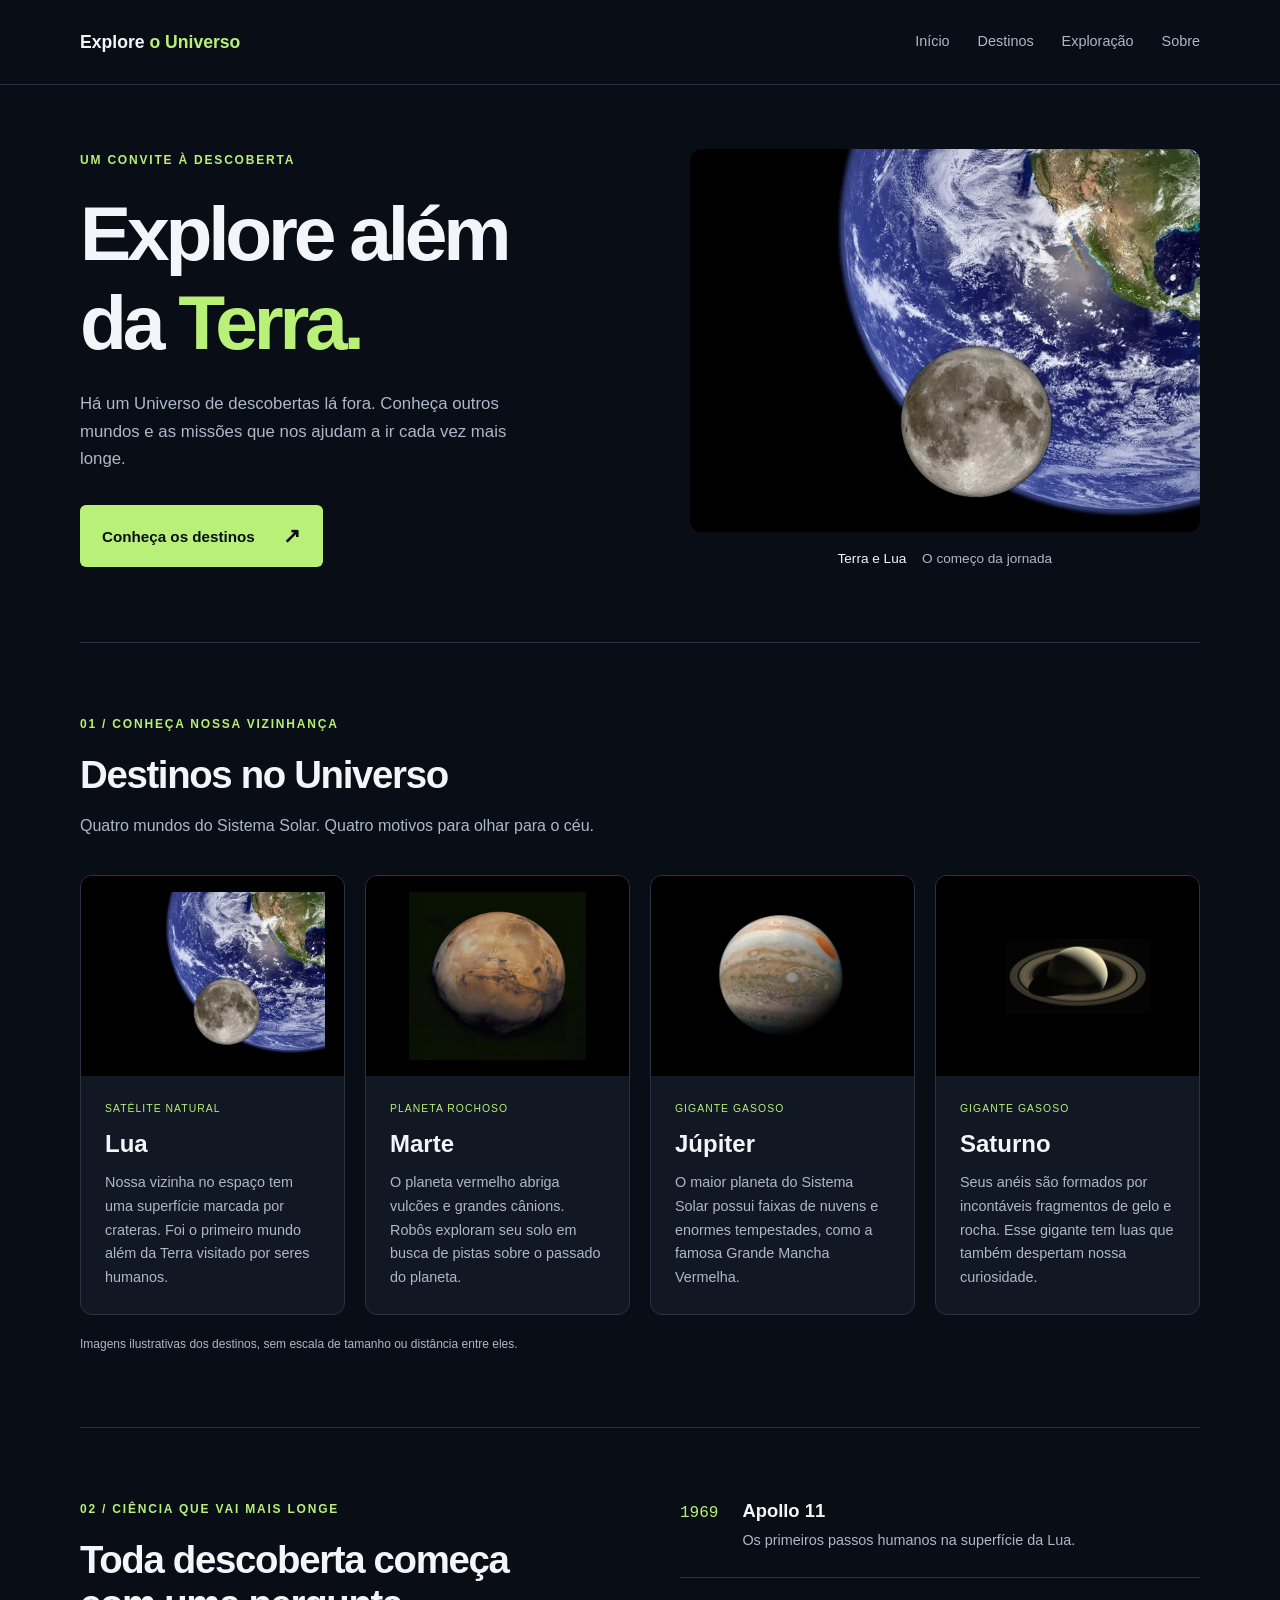
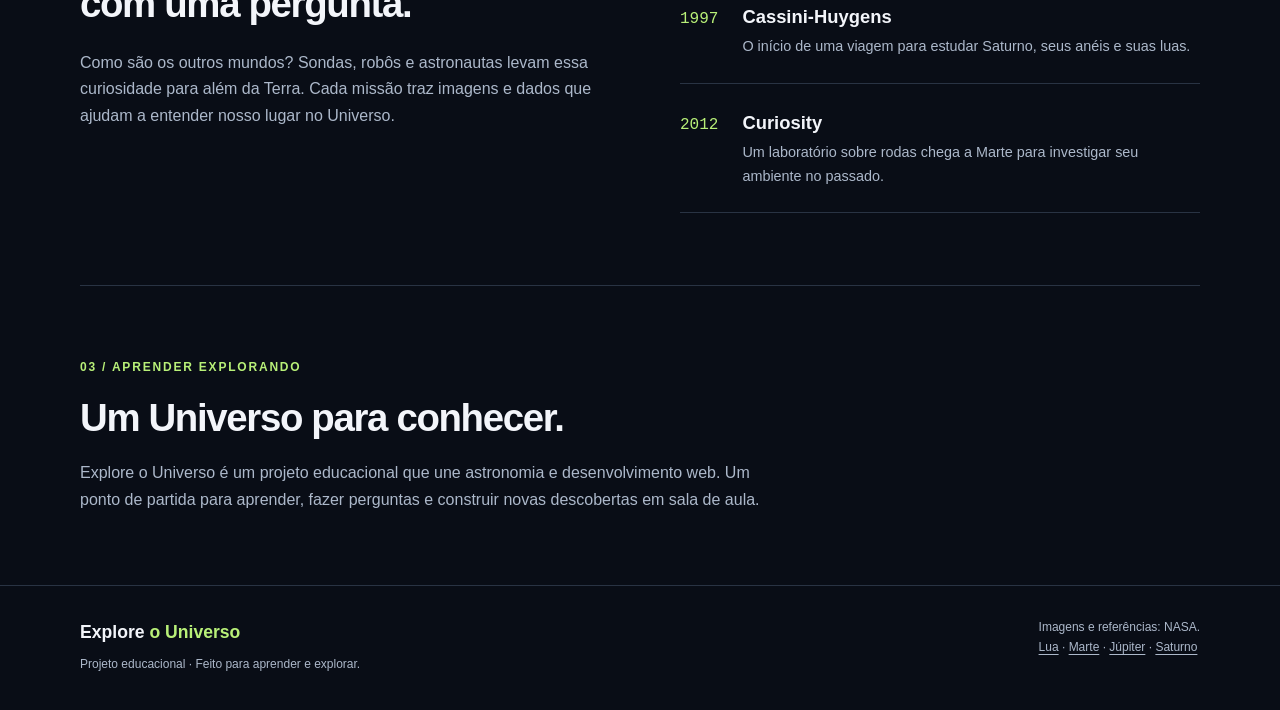
<file: versao0/index.html>
<!DOCTYPE html>
<html lang="pt-BR">
<head>
  <meta charset="UTF-8">
  <meta name="viewport" content="width=device-width, initial-scale=1.0">
  <meta name="description" content="Conheça a Lua, Marte, Júpiter e Saturno e descubra um pouco da história da exploração espacial.">
  <title>Explore o Universo</title>
  <link rel="stylesheet" href="css/estilos.css">
</head>
<body>
  <header class="cabecalho">
    <div class="container cabecalho-conteudo">
      <h1 class="marca"><a href="#inicio">Explore <span>o Universo</span></a></h1>
      <nav aria-label="Navegação principal">
        <ul class="menu">
          <li><a href="#inicio">Início</a></li>
          <li><a href="#destinos">Destinos</a></li>
          <li><a href="#exploracao">Exploração</a></li>
          <li><a href="#sobre">Sobre</a></li>
        </ul>
      </nav>
    </div>
  </header>

  <main>
    <section class="destaque container" id="inicio" aria-labelledby="titulo-destaque">
      <div class="destaque-texto">
        <p class="etiqueta">Um convite à descoberta</p>
        <h2 id="titulo-destaque">Explore além<br>da <span>Terra.</span></h2>
        <p class="introducao">Há um Universo de descobertas lá fora. Conheça outros mundos e as missões que nos ajudam a ir cada vez mais longe.</p>
        <a class="botao" href="#destinos">Conheça os destinos <span aria-hidden="true">↗</span></a>
      </div>
      <figure class="destaque-imagem">
        <img src="img/lua.webp" alt="Composição mostrando a Lua em primeiro plano e a Terra ao fundo." width="1000" height="750">
        <figcaption>Terra e Lua <span>O começo da jornada</span></figcaption>
      </figure>
    </section>

    <section class="destinos secao container" id="destinos" aria-labelledby="titulo-destinos">
      <p class="etiqueta">01 / Conheça nossa vizinhança</p>
      <h2 id="titulo-destinos">Destinos no Universo</h2>
      <p class="descricao-secao">Quatro mundos do Sistema Solar. Quatro motivos para olhar para o céu.</p>

      <div class="grade-destinos">
        <article class="card-destino">
          <img src="img/lua.webp" alt="Lua com áreas claras e escuras, em uma composição com a Terra ao fundo." width="760" height="570">
          <div class="card-conteudo">
            <p class="categoria">Satélite natural</p>
            <h3>Lua</h3>
            <p class="descricao-card">Nossa vizinha no espaço tem uma superfície marcada por crateras. Foi o primeiro mundo além da Terra visitado por seres humanos.</p>
          </div>
        </article>

        <article class="card-destino">
          <img src="img/marte.jpg" alt="Marte visto do espaço, com superfície em tons avermelhados." width="506" height="480">
          <div class="card-conteudo">
            <p class="categoria">Planeta rochoso</p>
            <h3>Marte</h3>
            <p class="descricao-card">O planeta vermelho abriga vulcões e grandes cânions. Robôs exploram seu solo em busca de pistas sobre o passado do planeta.</p>
          </div>
        </article>

        <article class="card-destino">
          <img src="img/jupiter.jpg" alt="Júpiter com faixas de nuvens e uma grande tempestade oval." width="750" height="750">
          <div class="card-conteudo">
            <p class="categoria">Gigante gasoso</p>
            <h3>Júpiter</h3>
            <p class="descricao-card">O maior planeta do Sistema Solar possui faixas de nuvens e enormes tempestades, como a famosa Grande Mancha Vermelha.</p>
          </div>
        </article>

        <article class="card-destino">
          <img src="img/saturno.jpg" alt="Saturno envolvido por seus amplos anéis, contra o fundo escuro do espaço." width="960" height="320">
          <div class="card-conteudo">
            <p class="categoria">Gigante gasoso</p>
            <h3>Saturno</h3>
            <p class="descricao-card">Seus anéis são formados por incontáveis fragmentos de gelo e rocha. Esse gigante tem luas que também despertam nossa curiosidade.</p>
          </div>
        </article>
      </div>
      <p class="nota">Imagens ilustrativas dos destinos, sem escala de tamanho ou distância entre eles.</p>
    </section>

    <section class="exploracao secao container" id="exploracao" aria-labelledby="titulo-exploracao">
      <div>
        <p class="etiqueta">02 / Ciência que vai mais longe</p>
        <h2 id="titulo-exploracao">Toda descoberta começa com uma pergunta.</h2>
        <p>Como são os outros mundos? Sondas, robôs e astronautas levam essa curiosidade para além da Terra. Cada missão traz imagens e dados que ajudam a entender nosso lugar no Universo.</p>
      </div>
      <ol class="missoes" aria-label="Marcos da exploração espacial">
        <li><span class="ano">1969</span><div><h3>Apollo 11</h3><p>Os primeiros passos humanos na superfície da Lua.</p></div></li>
        <li><span class="ano">1997</span><div><h3>Cassini-Huygens</h3><p>O início de uma viagem para estudar Saturno, seus anéis e suas luas.</p></div></li>
        <li><span class="ano">2012</span><div><h3>Curiosity</h3><p>Um laboratório sobre rodas chega a Marte para investigar seu ambiente no passado.</p></div></li>
      </ol>
    </section>

    <section class="sobre secao container" id="sobre" aria-labelledby="titulo-sobre">
      <p class="etiqueta">03 / Aprender explorando</p>
      <h2 id="titulo-sobre">Um Universo para conhecer.</h2>
      <p>Explore o Universo é um projeto educacional que une astronomia e desenvolvimento web. Um ponto de partida para aprender, fazer perguntas e construir novas descobertas em sala de aula.</p>
    </section>
  </main>

  <footer class="rodape">
    <div class="container rodape-conteudo">
      <div><p class="marca">Explore <span>o Universo</span></p><p class="texto-rodape">Projeto educacional · Feito para aprender e explorar.</p></div>
      <p class="creditos">Imagens e referências: NASA.<br>
        <a href="https://science.nasa.gov/moon/">Lua</a> ·
        <a href="https://science.nasa.gov/mars/">Marte</a> ·
        <a href="https://science.nasa.gov/jupiter/">Júpiter</a> ·
        <a href="https://science.nasa.gov/saturn/">Saturno</a>
      </p>
    </div>
  </footer>
</body>
</html>
</file>
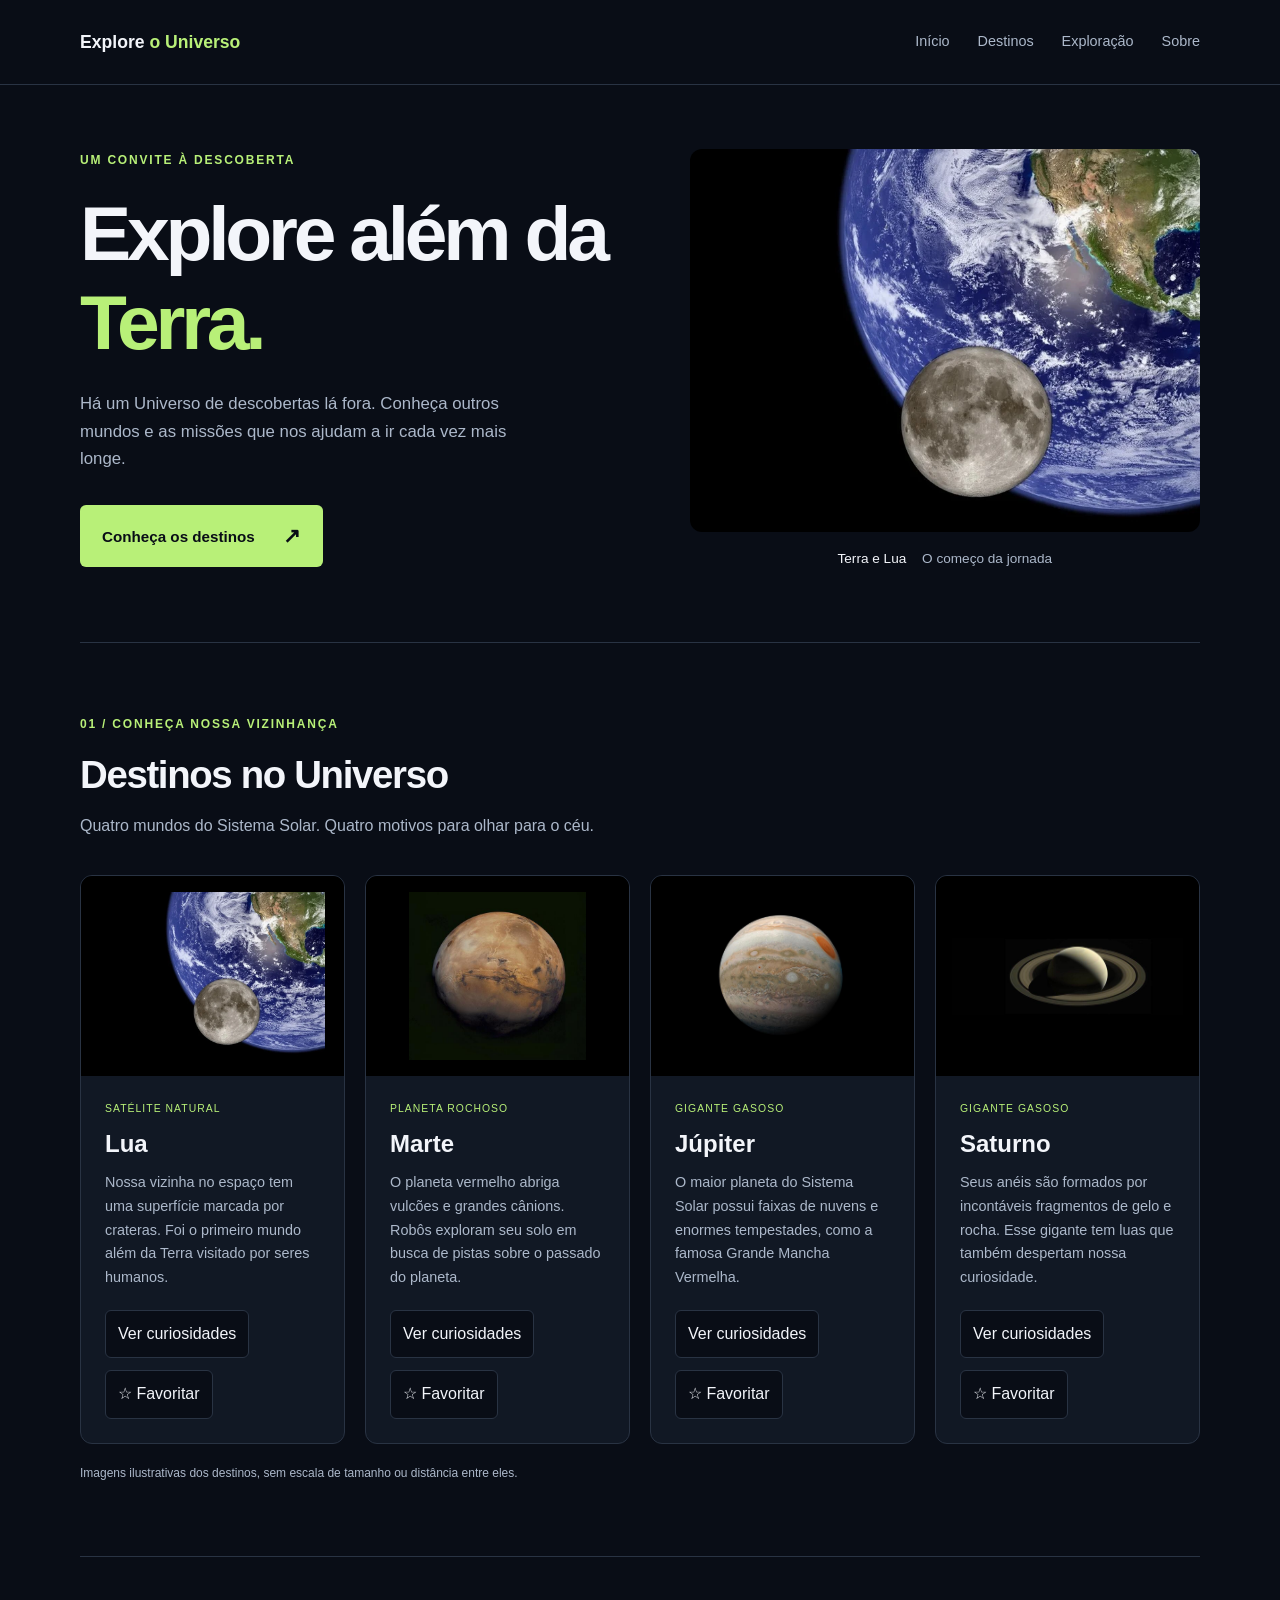
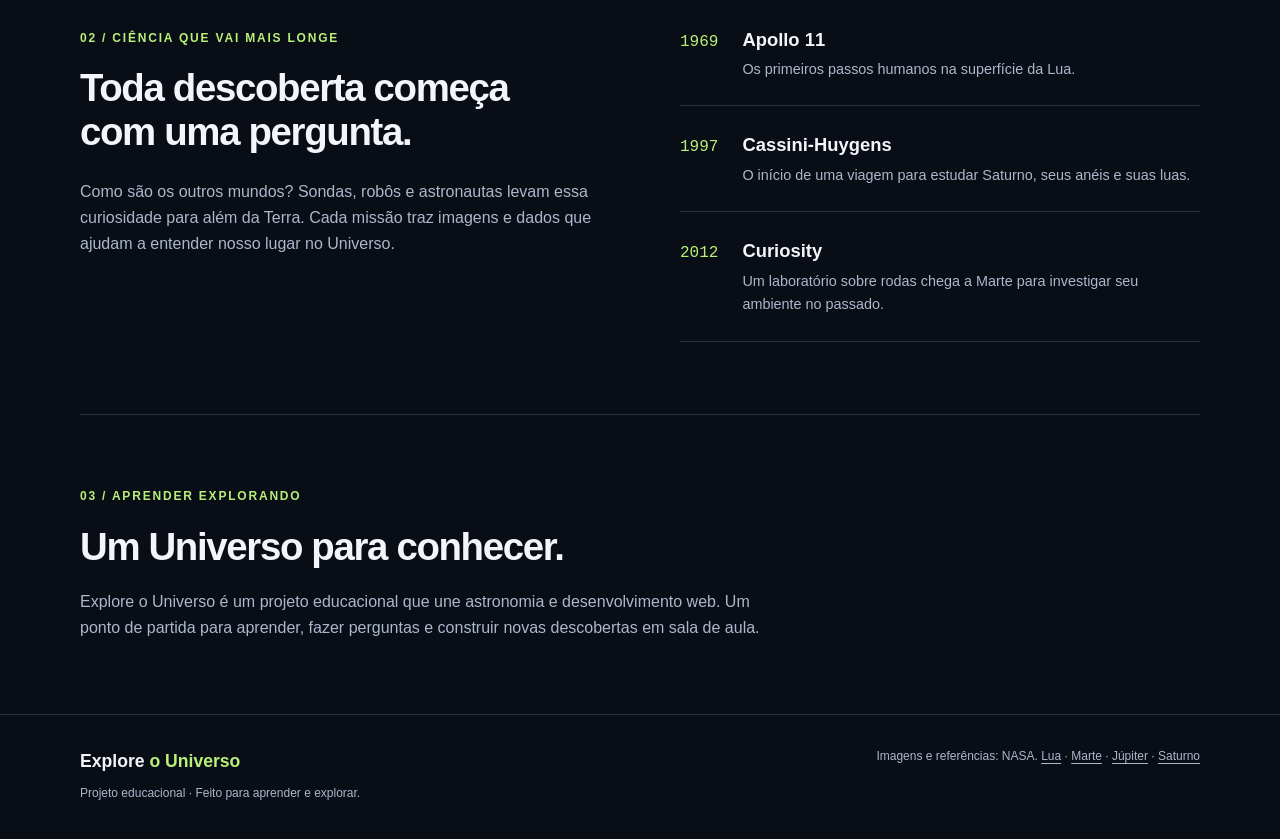
<file: versao1/index.html>
<!DOCTYPE html>
<html lang="pt-BR">
<head>
  <meta charset="UTF-8">
  <meta name="viewport" content="width=device-width, initial-scale=1.0">
  <meta name="description" content="Conheça a Lua, Marte, Júpiter e Saturno e descubra um pouco da história da exploração espacial.">
  <title>Explore o Universo</title>
  <link rel="stylesheet" href="css/estilos.css">
</head>
<body>

  <header class="cabecalho">

    <div class="container cabecalho-conteudo">

      <h1 class="marca"><a href="#inicio">Explore <span>o Universo</span></a></h1>

      <nav aria-label="Navegação principal">

        <ul class="menu">

          <li><a href="#inicio">Início</a></li>

          <li><a href="#destinos">Destinos</a></li>

          <li><a href="#exploracao">Exploração</a></li>

          <li><a href="#sobre">Sobre</a></li>
        </ul>

      </nav>

    </div>

  </header>

  <main>

    <section class="destaque container" id="inicio" aria-labelledby="titulo-destaque">

      <div class="destaque-texto">

        <p class="etiqueta">Um convite à descoberta</p>

        <h2 id="titulo-destaque">Explore além da <span>Terra.</span></h2>

        <p class="introducao">Há um Universo de descobertas lá fora. Conheça outros mundos e as missões que nos ajudam a ir cada vez mais longe.</p>

        <a class="botao" href="#destinos">Conheça os destinos <span aria-hidden="true">↗</span></a>

      </div>

      <figure class="destaque-imagem">

        <img src="img/lua.webp" alt="Composição mostrando a Lua em primeiro plano e a Terra ao fundo." width="1000" height="750">

        <figcaption>Terra e Lua <span>O começo da jornada</span></figcaption>

      </figure>

    </section>

    <section class="destinos secao container" id="destinos" aria-labelledby="titulo-destinos">
            
      <p class="etiqueta">01 / Conheça nossa vizinhança</p>

      <h2 id="titulo-destinos">Destinos no Universo</h2>

      <p class="descricao-secao">Quatro mundos do Sistema Solar. Quatro motivos para olhar para o céu.</p>

      <div class="grade-destinos">

        <article class="card-destino">

          <img src="img/lua.webp" alt="Lua com áreas claras e escuras, em uma composição com a Terra ao fundo." width="760" height="570">

          <div class="card-conteudo">

            <p class="categoria">Satélite natural</p>

            <h3>Lua</h3>

            <p class="descricao-card">Nossa vizinha no espaço tem uma superfície marcada por crateras. Foi o primeiro mundo além da Terra visitado por seres humanos.</p>

            <!-- Atributos aria-* 
             Recursos importantes para sinalizar/avisar ferramentas/tecnologias
             de acessibilidade sobre diferentes estados dos elementos da página -->
            <div class="acoes-card">

              <button type="button" class="botao-curiosidade" aria-expanded="false" aria-controls="curiosidade-lua">
                Ver curiosidades</button>

              <button type="button" class="botao-favorito" aria-pressed="false">
                ☆ Favoritar
              </button>

            </div>

            <p class="curiosidade" id="curiosidade-lua" hidden>
              A Lua leva aproximadamente 27 dias para dar uma volta ao redor da Terra.
            </p>

          </div>

        </article>

        <article class="card-destino">

          <img src="img/marte.jpg" alt="Marte visto do espaço, com superfície em tons avermelhados." width="506" height="480">

          <div class="card-conteudo">

            <p class="categoria">Planeta rochoso</p>

            <h3>Marte</h3>

            <p class="descricao-card">O planeta vermelho abriga vulcões e grandes cânions. Robôs exploram seu solo em busca de pistas sobre o passado do planeta.</p>

            <div class="acoes-card">

              <button type="button" class="botao-curiosidade" aria-expanded="false" aria-controls="curiosidade-marte">
                Ver curiosidades</button>
                
              <button type="button" class="botao-favorito" aria-pressed="false">
                ☆ Favoritar
              </button>
            </div>

            <p class="curiosidade" id="curiosidade-marte" hidden>
              Um dia em Marte dura cerca de 24 horas e 40 minutos.
            </p>
          </div>
        </article>

        <article class="card-destino">
          <img src="img/jupiter.jpg" alt="Júpiter com faixas de nuvens e uma grande tempestade oval." width="750" height="750">
          <div class="card-conteudo">
            <p class="categoria">Gigante gasoso</p>
            <h3>Júpiter</h3>
            <p class="descricao-card">O maior planeta do Sistema Solar possui faixas de nuvens e enormes tempestades, como a famosa Grande Mancha Vermelha.</p>
            <div class="acoes-card">
              <button type="button" class="botao-curiosidade" aria-expanded="false" aria-controls="curiosidade-jupiter">
                Ver curiosidades
              </button>
              <button type="button" class="botao-favorito" aria-pressed="false">
                ☆ Favoritar
              </button>
            </div>
            <p class="curiosidade" id="curiosidade-jupiter" hidden>
              Júpiter leva cerca de 12 anos terrestres para completar uma volta ao redor do Sol.
            </p>
          </div>
        </article>

        <article class="card-destino">
          <img src="img/saturno.jpg" alt="Saturno envolvido por seus amplos anéis, contra o fundo escuro do espaço." width="960" height="320">
          <div class="card-conteudo">
            <p class="categoria">Gigante gasoso</p>
            <h3>Saturno</h3>
            <p class="descricao-card">Seus anéis são formados por incontáveis fragmentos de gelo e rocha. Esse gigante tem luas que também despertam nossa curiosidade.</p>

            <div class="acoes-card">
              <button type="button" class="botao-curiosidade" aria-expanded="false" aria-controls="curiosidade-saturno">
                Ver curiosidades
              </button>
              <button type="button" class="botao-favorito" aria-pressed="false">
                ☆ Favoritar
              </button>
            </div>
            <p class="curiosidade" id="curiosidade-saturno" hidden>
              Saturno leva aproximadamente 29 anos terrestres para completar uma volta ao redor do Sol.
            </p>

          </div>
        </article>
      </div>
      <p class="nota">Imagens ilustrativas dos destinos, sem escala de tamanho ou distância entre eles.</p>
    </section>

    <section class="exploracao secao container" id="exploracao" aria-labelledby="titulo-exploracao">
      <div>
        <p class="etiqueta">02 / Ciência que vai mais longe</p>
        <h2 id="titulo-exploracao">Toda descoberta começa com uma pergunta.</h2>
        <p>Como são os outros mundos? Sondas, robôs e astronautas levam essa curiosidade para além da Terra. Cada missão traz imagens e dados que ajudam a entender nosso lugar no Universo.</p>
      </div>
      <ol class="missoes" aria-label="Marcos da exploração espacial">
        <li><span class="ano">1969</span><div><h3>Apollo 11</h3><p>Os primeiros passos humanos na superfície da Lua.</p></div></li>
        <li><span class="ano">1997</span><div><h3>Cassini-Huygens</h3><p>O início de uma viagem para estudar Saturno, seus anéis e suas luas.</p></div></li>
        <li><span class="ano">2012</span><div><h3>Curiosity</h3><p>Um laboratório sobre rodas chega a Marte para investigar seu ambiente no passado.</p></div></li>
      </ol>
    </section>

    <section class="sobre secao container" id="sobre" aria-labelledby="titulo-sobre">
      <p class="etiqueta">03 / Aprender explorando</p>
      <h2 id="titulo-sobre">Um Universo para conhecer.</h2>
      <p>Explore o Universo é um projeto educacional que une astronomia e desenvolvimento web. Um ponto de partida para aprender, fazer perguntas e construir novas descobertas em sala de aula.</p>
    </section>
  </main>

  <footer class="rodape">
    <div class="container rodape-conteudo">
      <div><p class="marca">Explore <span>o Universo</span></p><p class="texto-rodape">Projeto educacional · Feito para aprender e explorar.</p></div>
      <p class="creditos">Imagens e referências: NASA.

        <a href="https://science.nasa.gov/moon/">Lua</a> ·
        <a href="https://science.nasa.gov/mars/">Marte</a> ·
        <a href="https://science.nasa.gov/jupiter/">Júpiter</a> ·
        <a href="https://science.nasa.gov/saturn/">Saturno</a>
      </p>
    </div>
  </footer>

  <script src="js/script.js"></script>  

</body>
</html>
</file>
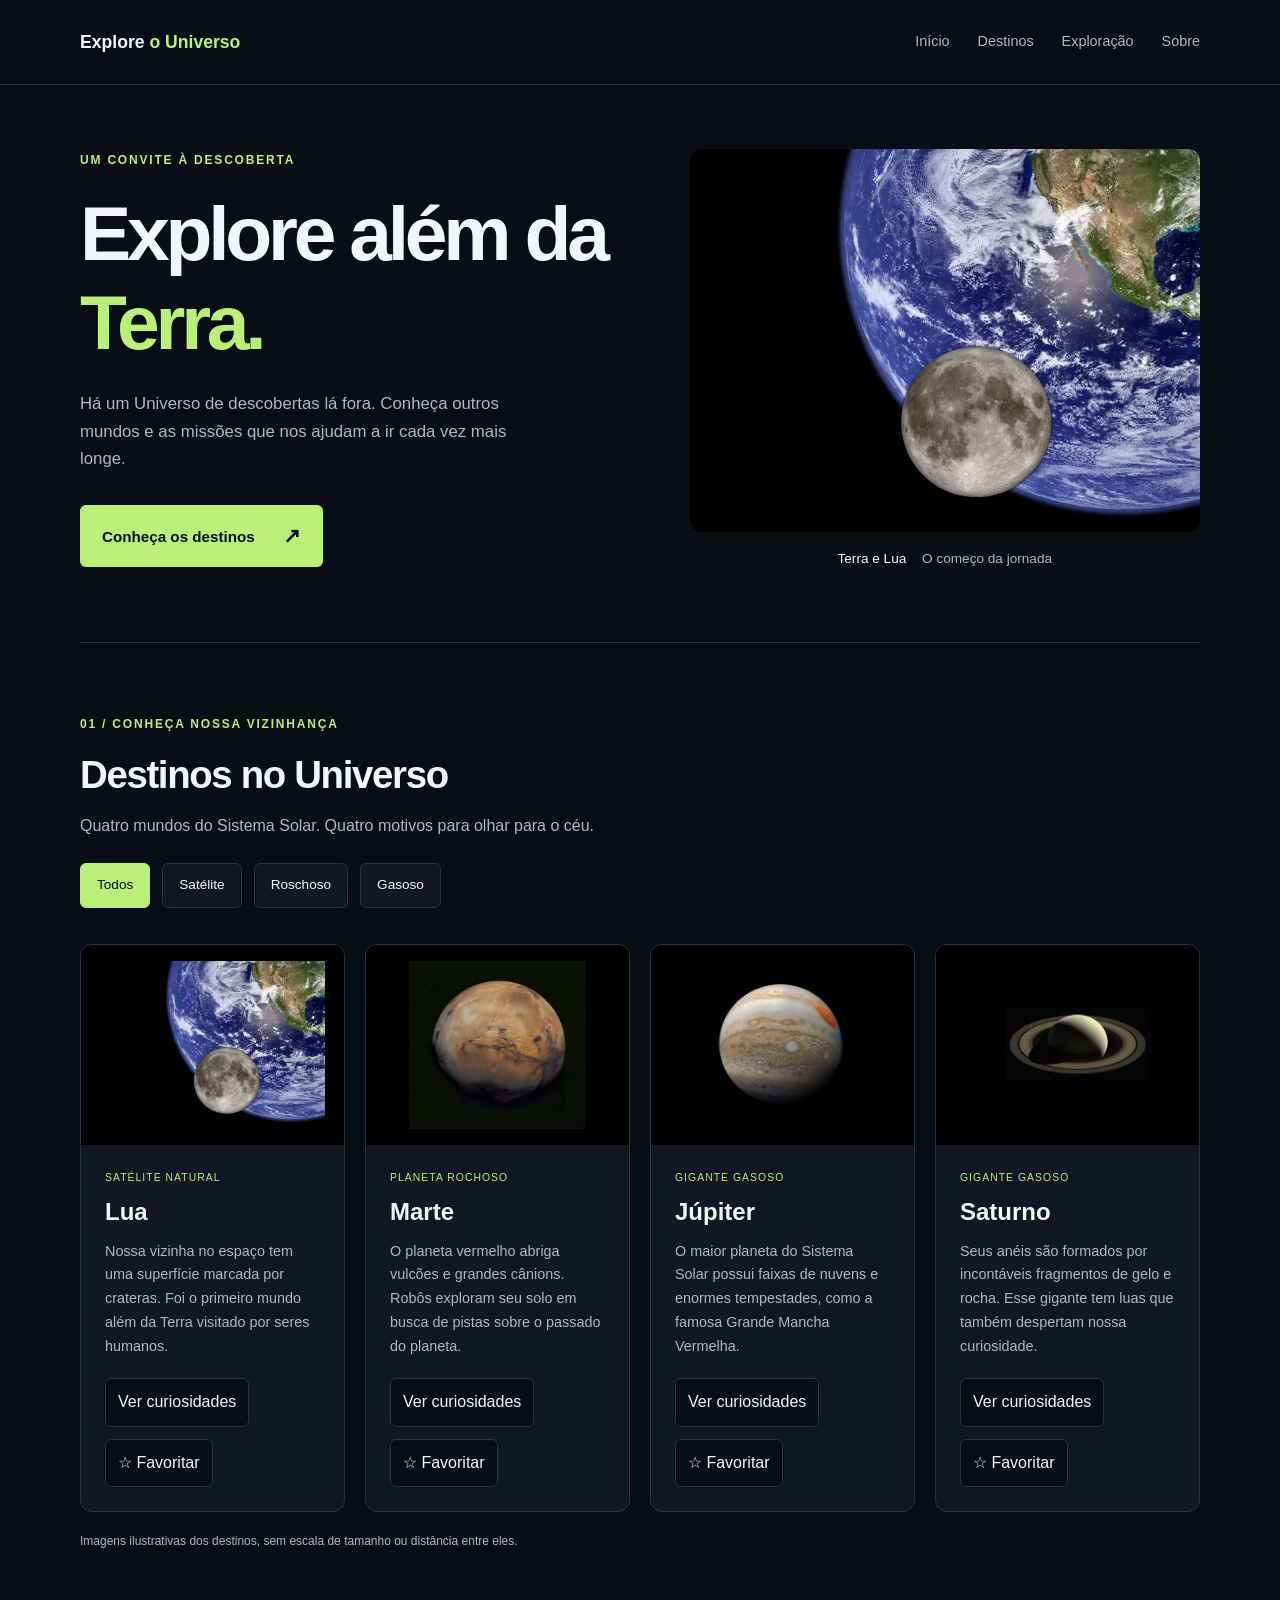
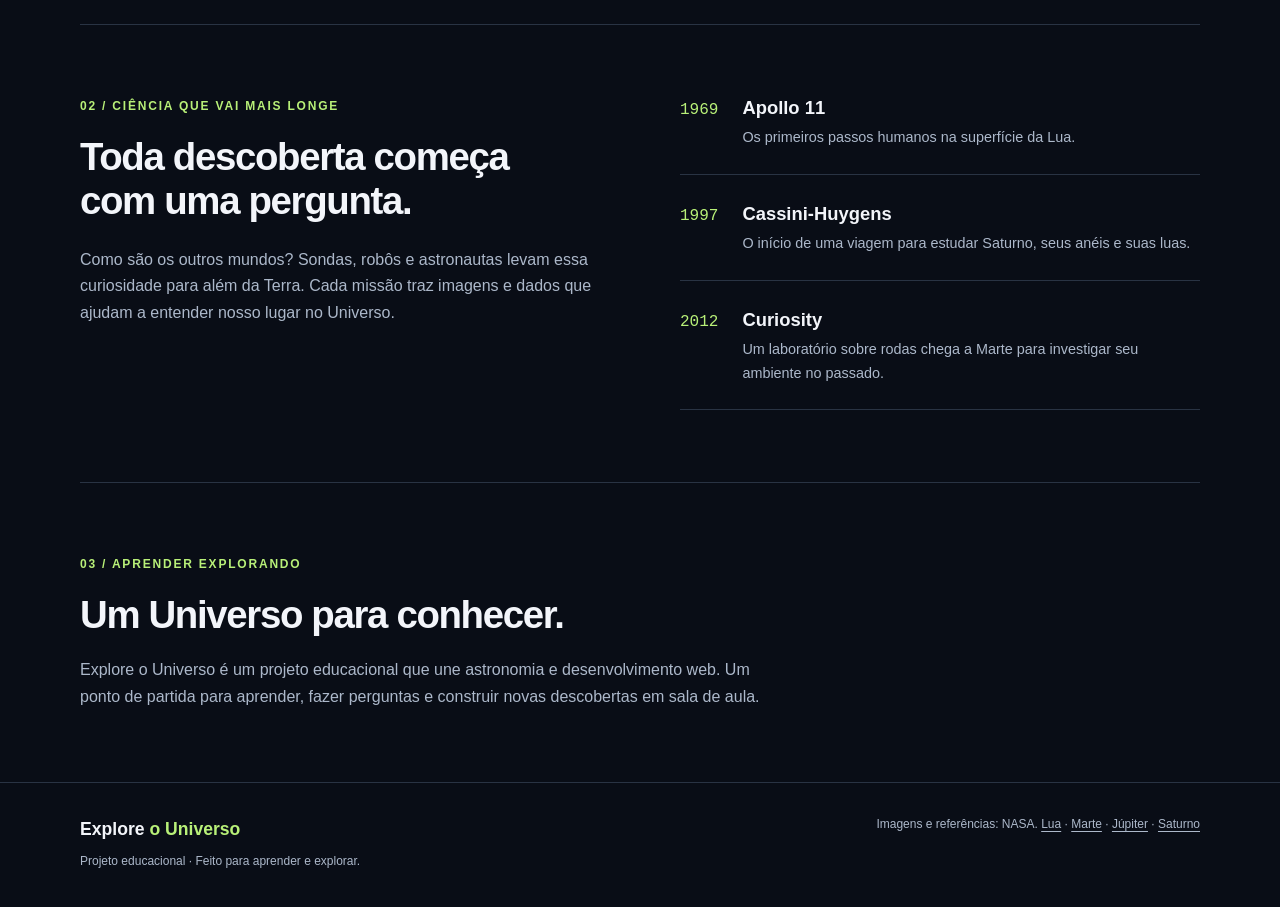
<file: versao2/index.html>
<!DOCTYPE html>
<html lang="pt-BR">
<head>
  <meta charset="UTF-8">
  <meta name="viewport" content="width=device-width, initial-scale=1.0">
  <meta name="description" content="Conheça a Lua, Marte, Júpiter e Saturno e descubra um pouco da história da exploração espacial.">
  <title>Explore o Universo</title>
  <link rel="stylesheet" href="css/estilos.css">
</head>
<body>

  <header class="cabecalho">

    <div class="container cabecalho-conteudo">

      <h1 class="marca"><a href="#inicio">Explore <span>o Universo</span></a></h1>

      <nav aria-label="Navegação principal">

        <ul class="menu">

          <li><a href="#inicio">Início</a></li>

          <li><a href="#destinos">Destinos</a></li>

          <li><a href="#exploracao">Exploração</a></li>

          <li><a href="#sobre">Sobre</a></li>
        </ul>

      </nav>

    </div>

  </header>

  <main>

    <section class="destaque container" id="inicio" aria-labelledby="titulo-destaque">

      <div class="destaque-texto">

        <p class="etiqueta">Um convite à descoberta</p>

        <h2 id="titulo-destaque">Explore além da <span>Terra.</span></h2>

        <p class="introducao">Há um Universo de descobertas lá fora. Conheça outros mundos e as missões que nos ajudam a ir cada vez mais longe.</p>

        <a class="botao" href="#destinos">Conheça os destinos <span aria-hidden="true">↗</span></a>

      </div>

      <figure class="destaque-imagem">

        <img src="img/lua.webp" alt="Composição mostrando a Lua em primeiro plano e a Terra ao fundo." width="1000" height="750">

        <figcaption>Terra e Lua <span>O começo da jornada</span></figcaption>

      </figure>

    </section>

    <section class="destinos secao container" id="destinos" aria-labelledby="titulo-destinos">
            
      <p class="etiqueta">01 / Conheça nossa vizinhança</p>

      <h2 id="titulo-destinos">Destinos no Universo</h2>

      <p class="descricao-secao">Quatro mundos do Sistema Solar. Quatro motivos para olhar para o céu.</p>
      
      <!--Div com o papel/finalidade de um grupo de botão-->
      <!--Usamos o aria-label para descrever/detalhar a finalidade desse grupo de botões-->

      <div class="filtros-destinos" role="group" aria-label="Filtrar destinos por categoria">

        <button data-filtro="todos" type="button" class="filtro-ativo" aria-pressed="true">Todos</button>
        <button data-filtro="satelite" type="button" aria-pressed="false">Satélite</button>
        <button data-filtro="rochoso" type="button" aria-pressed="false">Roschoso</button>
        <button data-filtro="gasoso" type="button" aria-pressed="false">Gasoso</button>
        
      </div>
      
      
      
      <div class="grade-destinos">

        <article class="card-destino" data-categoria="satelite">

          <img src="img/lua.webp" alt="Lua com áreas claras e escuras, em uma composição com a Terra ao fundo." width="760" height="570">

          <div class="card-conteudo">

            <p class="categoria">Satélite natural</p>

            <h3>Lua</h3>

            <p class="descricao-card">Nossa vizinha no espaço tem uma superfície marcada por crateras. Foi o primeiro mundo além da Terra visitado por seres humanos.</p>

            <!-- Atributos aria-* 
             Recursos importantes para sinalizar/avisar ferramentas/tecnologias
             de acessibilidade sobre diferentes estados dos elementos da página -->
            <div class="acoes-card">

              <button type="button" class="botao-curiosidade" aria-expanded="false" aria-controls="curiosidade-lua">
                Ver curiosidades</button>

              <button type="button" class="botao-favorito" aria-pressed="false">
                ☆ Favoritar
              </button>

            </div>

            <p class="curiosidade" id="curiosidade-lua" hidden>
              A Lua leva aproximadamente 27 dias para dar uma volta ao redor da Terra.
            </p>

          </div>

        </article>

        <article class="card-destino" data-categoria="rochoso">

          <img src="img/marte.jpg" alt="Marte visto do espaço, com superfície em tons avermelhados." width="506" height="480">

          <div class="card-conteudo">

            <p class="categoria">Planeta rochoso</p>

            <h3>Marte</h3>

            <p class="descricao-card">O planeta vermelho abriga vulcões e grandes cânions. Robôs exploram seu solo em busca de pistas sobre o passado do planeta.</p>

            <div class="acoes-card">

              <button type="button" class="botao-curiosidade" aria-expanded="false" aria-controls="curiosidade-marte">
                Ver curiosidades</button>
                
              <button type="button" class="botao-favorito" aria-pressed="false">
                ☆ Favoritar
              </button>
              
            </div>

            <p class="curiosidade" id="curiosidade-marte" hidden>
              Um dia em Marte dura cerca de 24 horas e 40 minutos.
            </p>

          </div>

        </article>

        <article class="card-destino" data-categoria="gasoso">

          <img src="img/jupiter.jpg" alt="Júpiter com faixas de nuvens e uma grande tempestade oval." width="750" height="750">

          <div class="card-conteudo">

            <p class="categoria">Gigante gasoso</p>

            <h3>Júpiter</h3>

            <p class="descricao-card">O maior planeta do Sistema Solar possui faixas de nuvens e enormes tempestades, como a famosa Grande Mancha Vermelha.</p>

            <div class="acoes-card">

              <button type="button" class="botao-curiosidade" aria-expanded="false" aria-controls="curiosidade-jupiter">
                Ver curiosidades
              </button>

              <button type="button" class="botao-favorito" aria-pressed="false">
                ☆ Favoritar
              </button>

            </div>

            <p class="curiosidade" id="curiosidade-jupiter" hidden>
              Júpiter leva cerca de 12 anos terrestres para completar uma volta ao redor do Sol.
            </p>

          </div>

        </article>

        <article class="card-destino" data-categoria="gasoso">

          <img src="img/saturno.jpg" alt="Saturno envolvido por seus amplos anéis, contra o fundo escuro do espaço." width="960" height="320">
          <div class="card-conteudo">

            <p class="categoria">Gigante gasoso</p>

            <h3>Saturno</h3>

            <p class="descricao-card">Seus anéis são formados por incontáveis fragmentos de gelo e rocha. Esse gigante tem luas que também despertam nossa curiosidade.</p>

            <div class="acoes-card">

              <button type="button" class="botao-curiosidade" aria-expanded="false" aria-controls="curiosidade-saturno">
                Ver curiosidades
              </button>

              <button type="button" class="botao-favorito" aria-pressed="false">
                ☆ Favoritar
              </button>

            </div>

            <p class="curiosidade" id="curiosidade-saturno" hidden>
              Saturno leva aproximadamente 29 anos terrestres para completar uma volta ao redor do Sol.
            </p>

          </div>

        </article>

      </div>


      <p class="nota">Imagens ilustrativas dos destinos, sem escala de tamanho ou distância entre eles.</p>

    </section>

    <section class="exploracao secao container" id="exploracao" aria-labelledby="titulo-exploracao">

      <div>

        <p class="etiqueta">02 / Ciência que vai mais longe</p>

        <h2 id="titulo-exploracao">Toda descoberta começa com uma pergunta.</h2>

        <p>Como são os outros mundos? Sondas, robôs e astronautas levam essa curiosidade para além da Terra. Cada missão traz imagens e dados que ajudam a entender nosso lugar no Universo.</p>

      </div>

      <ol class="missoes" aria-label="Marcos da exploração espacial">

        <li><span class="ano">1969</span><div><h3>Apollo 11</h3><p>Os primeiros passos humanos na superfície da Lua.</p></div></li>

        <li><span class="ano">1997</span><div><h3>Cassini-Huygens</h3><p>O início de uma viagem para estudar Saturno, seus anéis e suas luas.</p></div></li>

        <li><span class="ano">2012</span><div><h3>Curiosity</h3><p>Um laboratório sobre rodas chega a Marte para investigar seu ambiente no passado.</p></div></li>

      </ol>

    </section>

    <section class="sobre secao container" id="sobre" aria-labelledby="titulo-sobre">

      <p class="etiqueta">03 / Aprender explorando</p>

      <h2 id="titulo-sobre">Um Universo para conhecer.</h2>

      <p>Explore o Universo é um projeto educacional que une astronomia e desenvolvimento web. Um ponto de partida para aprender, fazer perguntas e construir novas descobertas em sala de aula.</p>
      
    </section>

  </main>

  <footer class="rodape">

    <div class="container rodape-conteudo">

      <div><p class="marca">Explore <span>o Universo</span></p><p class="texto-rodape">Projeto educacional · Feito para aprender e explorar.</p></div>

      <p class="creditos">Imagens e referências: NASA.

        <a href="https://science.nasa.gov/moon/">Lua</a> ·
        <a href="https://science.nasa.gov/mars/">Marte</a> ·
        <a href="https://science.nasa.gov/jupiter/">Júpiter</a> ·
        <a href="https://science.nasa.gov/saturn/">Saturno</a>

      </p>

    </div>

  </footer>

  <script src="js/script.js"></script>  

</body>
</html>
</file>
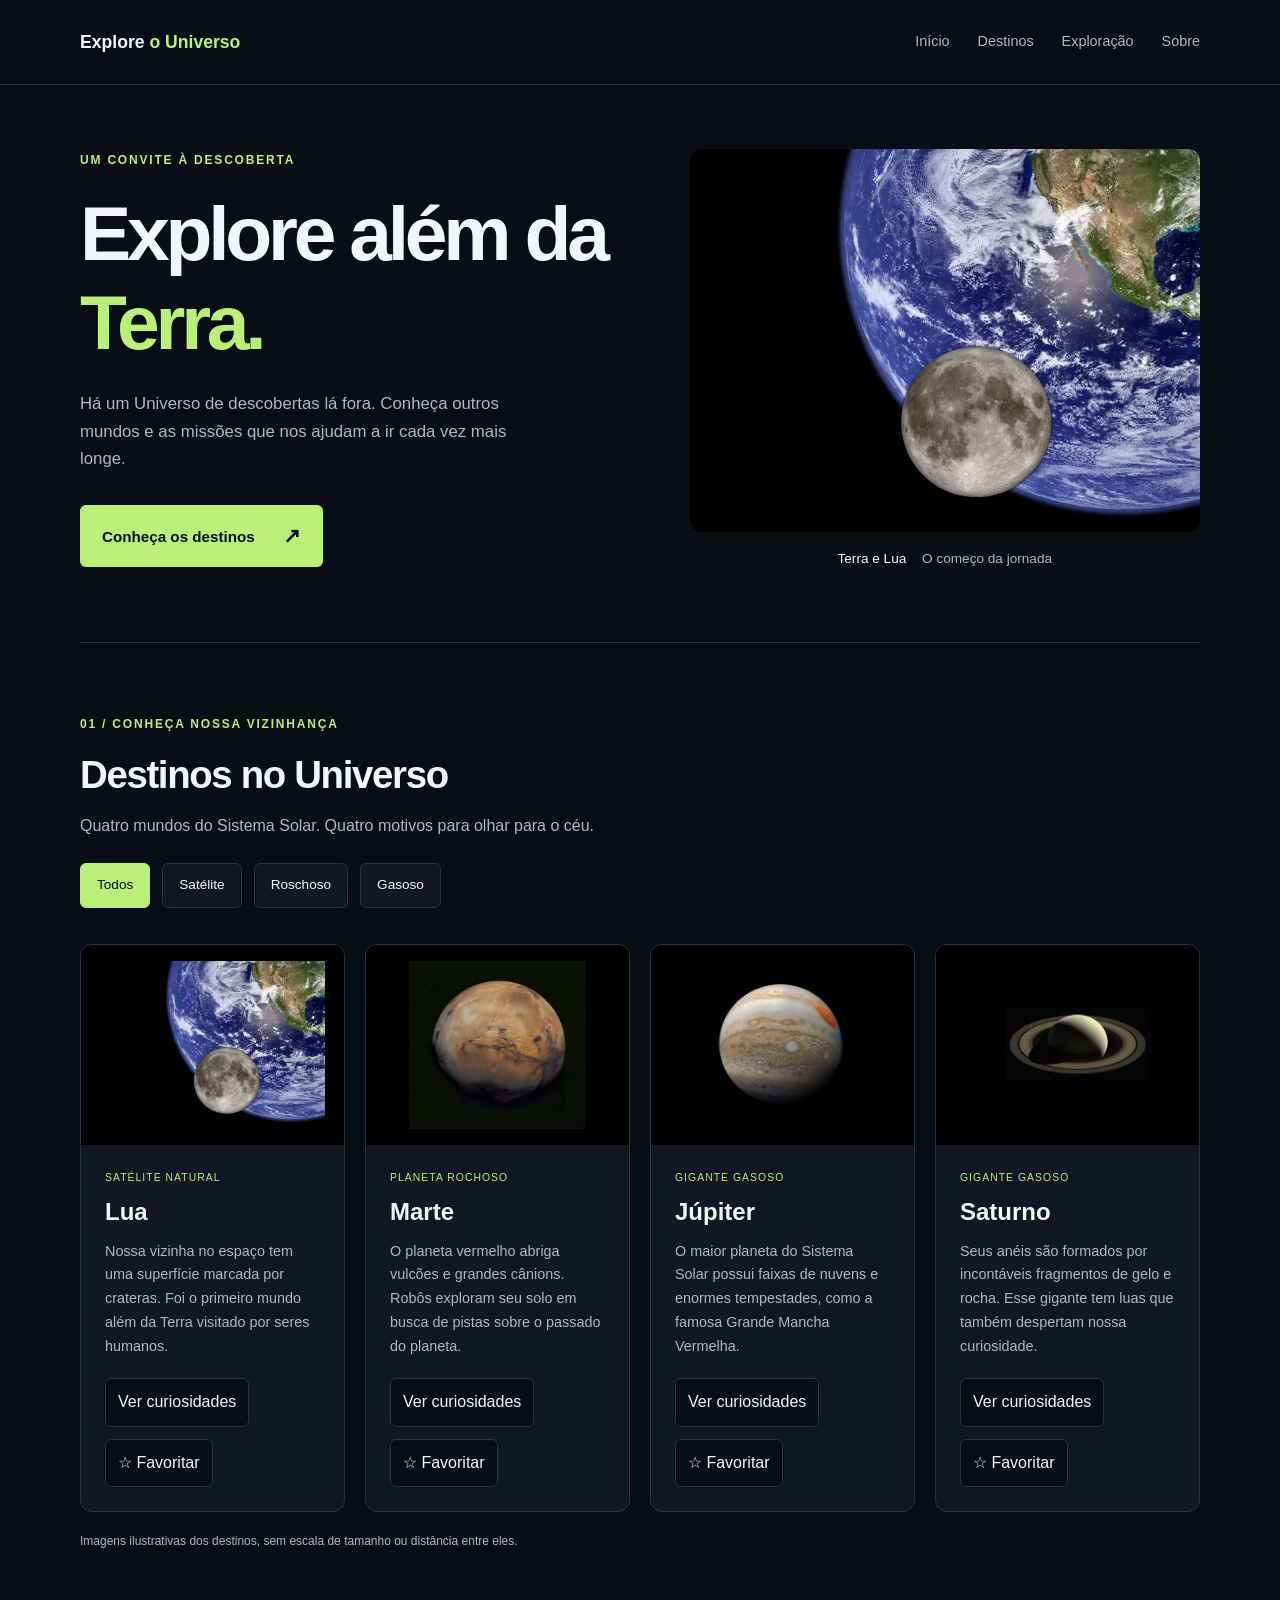
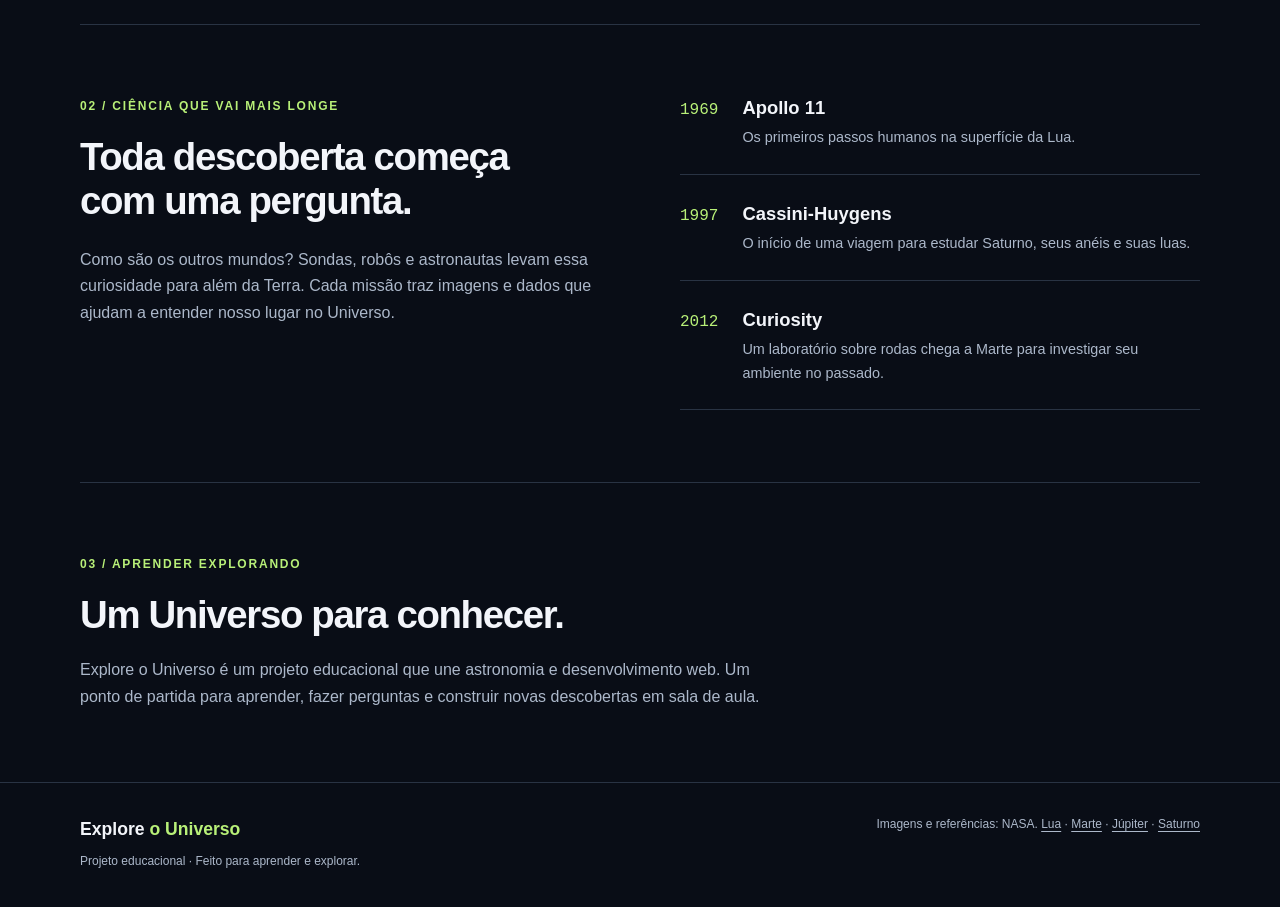
<file: versao3/index.html>
<!DOCTYPE html>
<html lang="pt-BR">
<head>
  <meta charset="UTF-8">
  <meta name="viewport" content="width=device-width, initial-scale=1.0">
  <meta name="description" content="Conheça a Lua, Marte, Júpiter e Saturno e descubra um pouco da história da exploração espacial.">
  <title>Explore o Universo</title>
  <link rel="stylesheet" href="css/estilos.css">
</head>
<body>

  <header class="cabecalho">

    <div class="container cabecalho-conteudo">

      <h1 class="marca"><a href="#inicio">Explore <span>o Universo</span></a></h1>

      <button type="button" class="botao-menu" aria-expanded="false" aria-controls="navegacao-principal">☰ Menu</button>

      <nav aria-label="Navegação principal" id="navegacao-principal" class="navegacao-principal">

        <ul class="menu">
          <li><a href="#inicio">Início</a></li>

          <li><a href="#destinos">Destinos</a></li>

          <li><a href="#exploracao">Exploração</a></li>

          <li><a href="#sobre">Sobre</a></li>
        </ul>

      </nav>

    </div>

  </header>

  <main>

    <section class="destaque container" id="inicio" aria-labelledby="titulo-destaque">

      <div class="destaque-texto">

        <p class="etiqueta">Um convite à descoberta</p>

        <h2 id="titulo-destaque">Explore além da <span>Terra.</span></h2>

        <p class="introducao">Há um Universo de descobertas lá fora. Conheça outros mundos e as missões que nos ajudam a ir cada vez mais longe.</p>

        <a class="botao" href="#destinos">Conheça os destinos <span aria-hidden="true">↗</span></a>

      </div>

      <figure class="destaque-imagem">

        <img src="img/lua.webp" alt="Composição mostrando a Lua em primeiro plano e a Terra ao fundo." width="1000" height="750">

        <figcaption>Terra e Lua <span>O começo da jornada</span></figcaption>

      </figure>

    </section>

    <section class="destinos secao container" id="destinos" aria-labelledby="titulo-destinos">
            
      <p class="etiqueta">01 / Conheça nossa vizinhança</p>

      <h2 id="titulo-destinos">Destinos no Universo</h2>

      <p class="descricao-secao">Quatro mundos do Sistema Solar. Quatro motivos para olhar para o céu.</p>
      
      <!--Div com o papel/finalidade de um grupo de botão-->
      <!--Usamos o aria-label para descrever/detalhar a finalidade desse grupo de botões-->

      <div class="filtros-destinos" role="group" aria-label="Filtrar destinos por categoria">

        <button data-filtro="todos" type="button" class="filtro-ativo" aria-pressed="true">Todos</button>
        <button data-filtro="satelite" type="button" aria-pressed="false">Satélite</button>
        <button data-filtro="rochoso" type="button" aria-pressed="false">Roschoso</button>
        <button data-filtro="gasoso" type="button" aria-pressed="false">Gasoso</button>
        
      </div>
      
      
      
      <div class="grade-destinos">

        <article class="card-destino" data-categoria="satelite">

          <img src="img/lua.webp" alt="Lua com áreas claras e escuras, em uma composição com a Terra ao fundo." width="760" height="570">

          <div class="card-conteudo">

            <p class="categoria">Satélite natural</p>

            <h3>Lua</h3>

            <p class="descricao-card">Nossa vizinha no espaço tem uma superfície marcada por crateras. Foi o primeiro mundo além da Terra visitado por seres humanos.</p>

            <!-- Atributos aria-* 
             Recursos importantes para sinalizar/avisar ferramentas/tecnologias
             de acessibilidade sobre diferentes estados dos elementos da página -->
            <div class="acoes-card">

              <button type="button" class="botao-curiosidade" aria-expanded="false" aria-controls="curiosidade-lua">
                Ver curiosidades</button>

              <button type="button" class="botao-favorito" aria-pressed="false">
                ☆ Favoritar
              </button>

            </div>

            <p class="curiosidade" id="curiosidade-lua" hidden>
              A Lua leva aproximadamente 27 dias para dar uma volta ao redor da Terra.
            </p>

          </div>

        </article>

        <article class="card-destino" data-categoria="rochoso">

          <img src="img/marte.jpg" alt="Marte visto do espaço, com superfície em tons avermelhados." width="506" height="480">

          <div class="card-conteudo">

            <p class="categoria">Planeta rochoso</p>

            <h3>Marte</h3>

            <p class="descricao-card">O planeta vermelho abriga vulcões e grandes cânions. Robôs exploram seu solo em busca de pistas sobre o passado do planeta.</p>

            <div class="acoes-card">

              <button type="button" class="botao-curiosidade" aria-expanded="false" aria-controls="curiosidade-marte">
                Ver curiosidades</button>
                
              <button type="button" class="botao-favorito" aria-pressed="false">
                ☆ Favoritar
              </button>
              
            </div>

            <p class="curiosidade" id="curiosidade-marte" hidden>
              Um dia em Marte dura cerca de 24 horas e 40 minutos.
            </p>

          </div>

        </article>

        <article class="card-destino" data-categoria="gasoso">

          <img src="img/jupiter.jpg" alt="Júpiter com faixas de nuvens e uma grande tempestade oval." width="750" height="750">

          <div class="card-conteudo">

            <p class="categoria">Gigante gasoso</p>

            <h3>Júpiter</h3>

            <p class="descricao-card">O maior planeta do Sistema Solar possui faixas de nuvens e enormes tempestades, como a famosa Grande Mancha Vermelha.</p>

            <div class="acoes-card">

              <button type="button" class="botao-curiosidade" aria-expanded="false" aria-controls="curiosidade-jupiter">
                Ver curiosidades
              </button>

              <button type="button" class="botao-favorito" aria-pressed="false">
                ☆ Favoritar
              </button>

            </div>

            <p class="curiosidade" id="curiosidade-jupiter" hidden>
              Júpiter leva cerca de 12 anos terrestres para completar uma volta ao redor do Sol.
            </p>

          </div>

        </article>

        <article class="card-destino" data-categoria="gasoso">

          <img src="img/saturno.jpg" alt="Saturno envolvido por seus amplos anéis, contra o fundo escuro do espaço." width="960" height="320">
          <div class="card-conteudo">

            <p class="categoria">Gigante gasoso</p>

            <h3>Saturno</h3>

            <p class="descricao-card">Seus anéis são formados por incontáveis fragmentos de gelo e rocha. Esse gigante tem luas que também despertam nossa curiosidade.</p>

            <div class="acoes-card">

              <button type="button" class="botao-curiosidade" aria-expanded="false" aria-controls="curiosidade-saturno">
                Ver curiosidades
              </button>

              <button type="button" class="botao-favorito" aria-pressed="false">
                ☆ Favoritar
              </button>

            </div>

            <p class="curiosidade" id="curiosidade-saturno" hidden>
              Saturno leva aproximadamente 29 anos terrestres para completar uma volta ao redor do Sol.
            </p>

          </div>

        </article>

      </div>


      <p class="nota">Imagens ilustrativas dos destinos, sem escala de tamanho ou distância entre eles.</p>

    </section>

    <section class="exploracao secao container" id="exploracao" aria-labelledby="titulo-exploracao">

      <div>

        <p class="etiqueta">02 / Ciência que vai mais longe</p>

        <h2 id="titulo-exploracao">Toda descoberta começa com uma pergunta.</h2>

        <p>Como são os outros mundos? Sondas, robôs e astronautas levam essa curiosidade para além da Terra. Cada missão traz imagens e dados que ajudam a entender nosso lugar no Universo.</p>

      </div>

      <ol class="missoes" aria-label="Marcos da exploração espacial">

        <li><span class="ano">1969</span><div><h3>Apollo 11</h3><p>Os primeiros passos humanos na superfície da Lua.</p></div></li>

        <li><span class="ano">1997</span><div><h3>Cassini-Huygens</h3><p>O início de uma viagem para estudar Saturno, seus anéis e suas luas.</p></div></li>

        <li><span class="ano">2012</span><div><h3>Curiosity</h3><p>Um laboratório sobre rodas chega a Marte para investigar seu ambiente no passado.</p></div></li>

      </ol>

    </section>

    <section class="sobre secao container" id="sobre" aria-labelledby="titulo-sobre">

      <p class="etiqueta">03 / Aprender explorando</p>

      <h2 id="titulo-sobre">Um Universo para conhecer.</h2>

      <p>Explore o Universo é um projeto educacional que une astronomia e desenvolvimento web. Um ponto de partida para aprender, fazer perguntas e construir novas descobertas em sala de aula.</p>
      
    </section>

  </main>

  <footer class="rodape">

    <div class="container rodape-conteudo">

      <div><p class="marca">Explore <span>o Universo</span></p><p class="texto-rodape">Projeto educacional · Feito para aprender e explorar.</p></div>

      <p class="creditos">Imagens e referências: NASA.

        <a href="https://science.nasa.gov/moon/">Lua</a> ·
        <a href="https://science.nasa.gov/mars/">Marte</a> ·
        <a href="https://science.nasa.gov/jupiter/">Júpiter</a> ·
        <a href="https://science.nasa.gov/saturn/">Saturno</a>

      </p>

    </div>

  </footer>

  <script src="js/script.js"></script>  

</body>
</html>
</file>
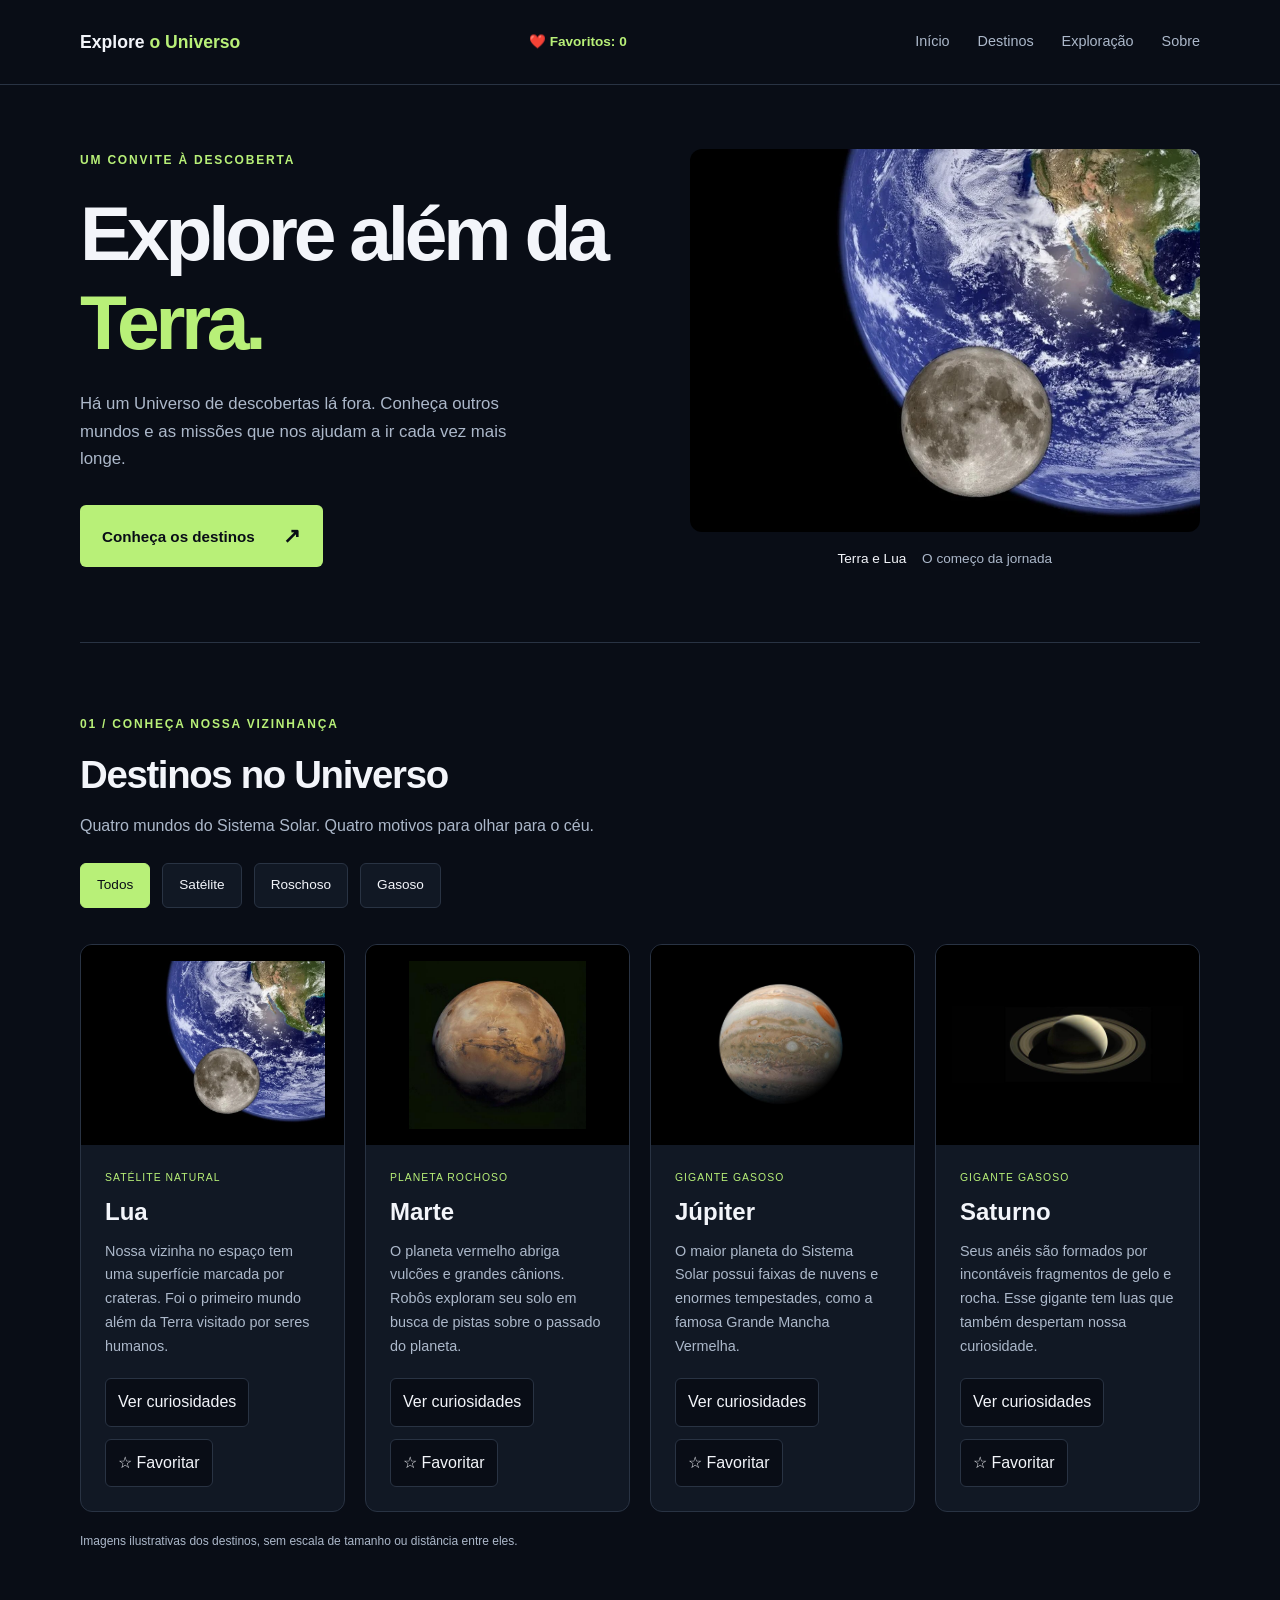
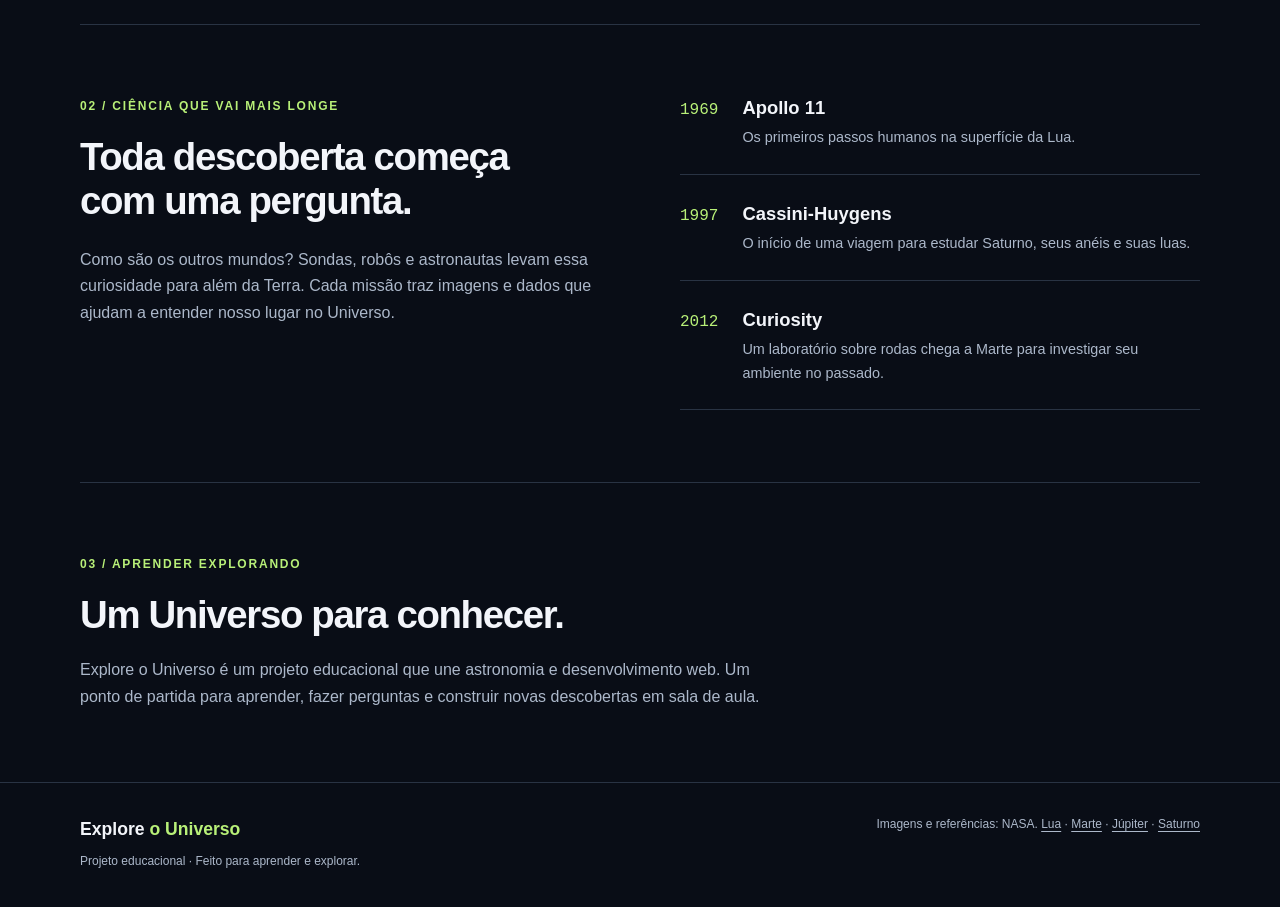
<file: versao4/index.html>
<!DOCTYPE html>
<html lang="pt-BR">
<head>
  <meta charset="UTF-8">
  <meta name="viewport" content="width=device-width, initial-scale=1.0">
  <meta name="description" content="Conheça a Lua, Marte, Júpiter e Saturno e descubra um pouco da história da exploração espacial.">
  <title>Explore o Universo</title>
  <link rel="stylesheet" href="css/estilos.css">
</head>
<body>

  <header class="cabecalho">

    <div class="container cabecalho-conteudo">

      <h1 class="marca"><a href="#inicio">Explore <span>o Universo</span></a></h1>

      <p class="contador-favoritos">❤️ Favoritos: <span id="quantidade-favoritos"> 0 </span></p>

      <button type="button" class="botao-menu" aria-expanded="false" aria-controls="navegacao-principal">☰ Menu</button>

      <nav aria-label="Navegação principal" id="navegacao-principal" class="navegacao-principal">

        <ul class="menu">
          <li><a href="#inicio">Início</a></li>

          <li><a href="#destinos">Destinos</a></li>

          <li><a href="#exploracao">Exploração</a></li>

          <li><a href="#sobre">Sobre</a></li>
        </ul>

      </nav>

    </div>

  </header>

  <main>

    <section class="destaque container" id="inicio" aria-labelledby="titulo-destaque">

      <div class="destaque-texto">

        <p class="etiqueta">Um convite à descoberta</p>

        <h2 id="titulo-destaque">Explore além da <span>Terra.</span></h2>

        <p class="introducao">Há um Universo de descobertas lá fora. Conheça outros mundos e as missões que nos ajudam a ir cada vez mais longe.</p>

        <a class="botao" href="#destinos">Conheça os destinos <span aria-hidden="true">↗</span></a>

      </div>

      <figure class="destaque-imagem">

        <img src="img/lua.webp" alt="Composição mostrando a Lua em primeiro plano e a Terra ao fundo." width="1000" height="750">

        <figcaption>Terra e Lua <span>O começo da jornada</span></figcaption>

      </figure>

    </section>

    <section class="destinos secao container" id="destinos" aria-labelledby="titulo-destinos">
            
      <p class="etiqueta">01 / Conheça nossa vizinhança</p>

      <h2 id="titulo-destinos">Destinos no Universo</h2>

      <p class="descricao-secao">Quatro mundos do Sistema Solar. Quatro motivos para olhar para o céu.</p>
      
      <!--Div com o papel/finalidade de um grupo de botão-->
      <!--Usamos o aria-label para descrever/detalhar a finalidade desse grupo de botões-->

      <div class="filtros-destinos" role="group" aria-label="Filtrar destinos por categoria">

        <button data-filtro="todos" type="button" class="filtro-ativo" aria-pressed="true">Todos</button>
        <button data-filtro="satelite" type="button" aria-pressed="false">Satélite</button>
        <button data-filtro="rochoso" type="button" aria-pressed="false">Roschoso</button>
        <button data-filtro="gasoso" type="button" aria-pressed="false">Gasoso</button>
        
      </div>
      
      
      
      <div class="grade-destinos">

        <article class="card-destino" data-categoria="satelite">

          <img src="img/lua.webp" alt="Lua com áreas claras e escuras, em uma composição com a Terra ao fundo." width="760" height="570">

          <div class="card-conteudo">

            <p class="categoria">Satélite natural</p>

            <h3>Lua</h3>

            <p class="descricao-card">Nossa vizinha no espaço tem uma superfície marcada por crateras. Foi o primeiro mundo além da Terra visitado por seres humanos.</p>

            <!-- Atributos aria-* 
             Recursos importantes para sinalizar/avisar ferramentas/tecnologias
             de acessibilidade sobre diferentes estados dos elementos da página -->
            <div class="acoes-card">

              <button type="button" class="botao-curiosidade" aria-expanded="false" aria-controls="curiosidade-lua">
                Ver curiosidades</button>

              <button type="button" class="botao-favorito" aria-pressed="false">
                ☆ Favoritar
              </button>

            </div>

            <p class="curiosidade" id="curiosidade-lua" hidden>
              A Lua leva aproximadamente 27 dias para dar uma volta ao redor da Terra.
            </p>

          </div>

        </article>

        <article class="card-destino" data-categoria="rochoso">

          <img src="img/marte.jpg" alt="Marte visto do espaço, com superfície em tons avermelhados." width="506" height="480">

          <div class="card-conteudo">

            <p class="categoria">Planeta rochoso</p>

            <h3>Marte</h3>

            <p class="descricao-card">O planeta vermelho abriga vulcões e grandes cânions. Robôs exploram seu solo em busca de pistas sobre o passado do planeta.</p>

            <div class="acoes-card">

              <button type="button" class="botao-curiosidade" aria-expanded="false" aria-controls="curiosidade-marte">
                Ver curiosidades</button>
                
              <button type="button" class="botao-favorito" aria-pressed="false">
                ☆ Favoritar
              </button>
              
            </div>

            <p class="curiosidade" id="curiosidade-marte" hidden>
              Um dia em Marte dura cerca de 24 horas e 40 minutos.
            </p>

          </div>

        </article>

        <article class="card-destino" data-categoria="gasoso">

          <img src="img/jupiter.jpg" alt="Júpiter com faixas de nuvens e uma grande tempestade oval." width="750" height="750">

          <div class="card-conteudo">

            <p class="categoria">Gigante gasoso</p>

            <h3>Júpiter</h3>

            <p class="descricao-card">O maior planeta do Sistema Solar possui faixas de nuvens e enormes tempestades, como a famosa Grande Mancha Vermelha.</p>

            <div class="acoes-card">

              <button type="button" class="botao-curiosidade" aria-expanded="false" aria-controls="curiosidade-jupiter">
                Ver curiosidades
              </button>

              <button type="button" class="botao-favorito" aria-pressed="false">
                ☆ Favoritar
              </button>

            </div>

            <p class="curiosidade" id="curiosidade-jupiter" hidden>
              Júpiter leva cerca de 12 anos terrestres para completar uma volta ao redor do Sol.
            </p>

          </div>

        </article>

        <article class="card-destino" data-categoria="gasoso">

          <img src="img/saturno.jpg" alt="Saturno envolvido por seus amplos anéis, contra o fundo escuro do espaço." width="960" height="320">
          <div class="card-conteudo">

            <p class="categoria">Gigante gasoso</p>

            <h3>Saturno</h3>

            <p class="descricao-card">Seus anéis são formados por incontáveis fragmentos de gelo e rocha. Esse gigante tem luas que também despertam nossa curiosidade.</p>

            <div class="acoes-card">

              <button type="button" class="botao-curiosidade" aria-expanded="false" aria-controls="curiosidade-saturno">
                Ver curiosidades
              </button>

              <button type="button" class="botao-favorito" aria-pressed="false">
                ☆ Favoritar
              </button>

            </div>

            <p class="curiosidade" id="curiosidade-saturno" hidden>
              Saturno leva aproximadamente 29 anos terrestres para completar uma volta ao redor do Sol.
            </p>

          </div>

        </article>

      </div>


      <p class="nota">Imagens ilustrativas dos destinos, sem escala de tamanho ou distância entre eles.</p>

    </section>

    <section class="exploracao secao container" id="exploracao" aria-labelledby="titulo-exploracao">

      <div>

        <p class="etiqueta">02 / Ciência que vai mais longe</p>

        <h2 id="titulo-exploracao">Toda descoberta começa com uma pergunta.</h2>

        <p>Como são os outros mundos? Sondas, robôs e astronautas levam essa curiosidade para além da Terra. Cada missão traz imagens e dados que ajudam a entender nosso lugar no Universo.</p>

      </div>

      <ol class="missoes" aria-label="Marcos da exploração espacial">

        <li><span class="ano">1969</span><div><h3>Apollo 11</h3><p>Os primeiros passos humanos na superfície da Lua.</p></div></li>

        <li><span class="ano">1997</span><div><h3>Cassini-Huygens</h3><p>O início de uma viagem para estudar Saturno, seus anéis e suas luas.</p></div></li>

        <li><span class="ano">2012</span><div><h3>Curiosity</h3><p>Um laboratório sobre rodas chega a Marte para investigar seu ambiente no passado.</p></div></li>

      </ol>

    </section>

    <section class="sobre secao container" id="sobre" aria-labelledby="titulo-sobre">

      <p class="etiqueta">03 / Aprender explorando</p>

      <h2 id="titulo-sobre">Um Universo para conhecer.</h2>

      <p>Explore o Universo é um projeto educacional que une astronomia e desenvolvimento web. Um ponto de partida para aprender, fazer perguntas e construir novas descobertas em sala de aula.</p>
      
    </section>

  </main>

  <footer class="rodape">

    <div class="container rodape-conteudo">

      <div><p class="marca">Explore <span>o Universo</span></p><p class="texto-rodape">Projeto educacional · Feito para aprender e explorar.</p></div>

      <p class="creditos">Imagens e referências: NASA.

        <a href="https://science.nasa.gov/moon/">Lua</a> ·
        <a href="https://science.nasa.gov/mars/">Marte</a> ·
        <a href="https://science.nasa.gov/jupiter/">Júpiter</a> ·
        <a href="https://science.nasa.gov/saturn/">Saturno</a>

      </p>

    </div>

  </footer>

  <script src="js/script.js"></script>  

</body>
</html>
</file>
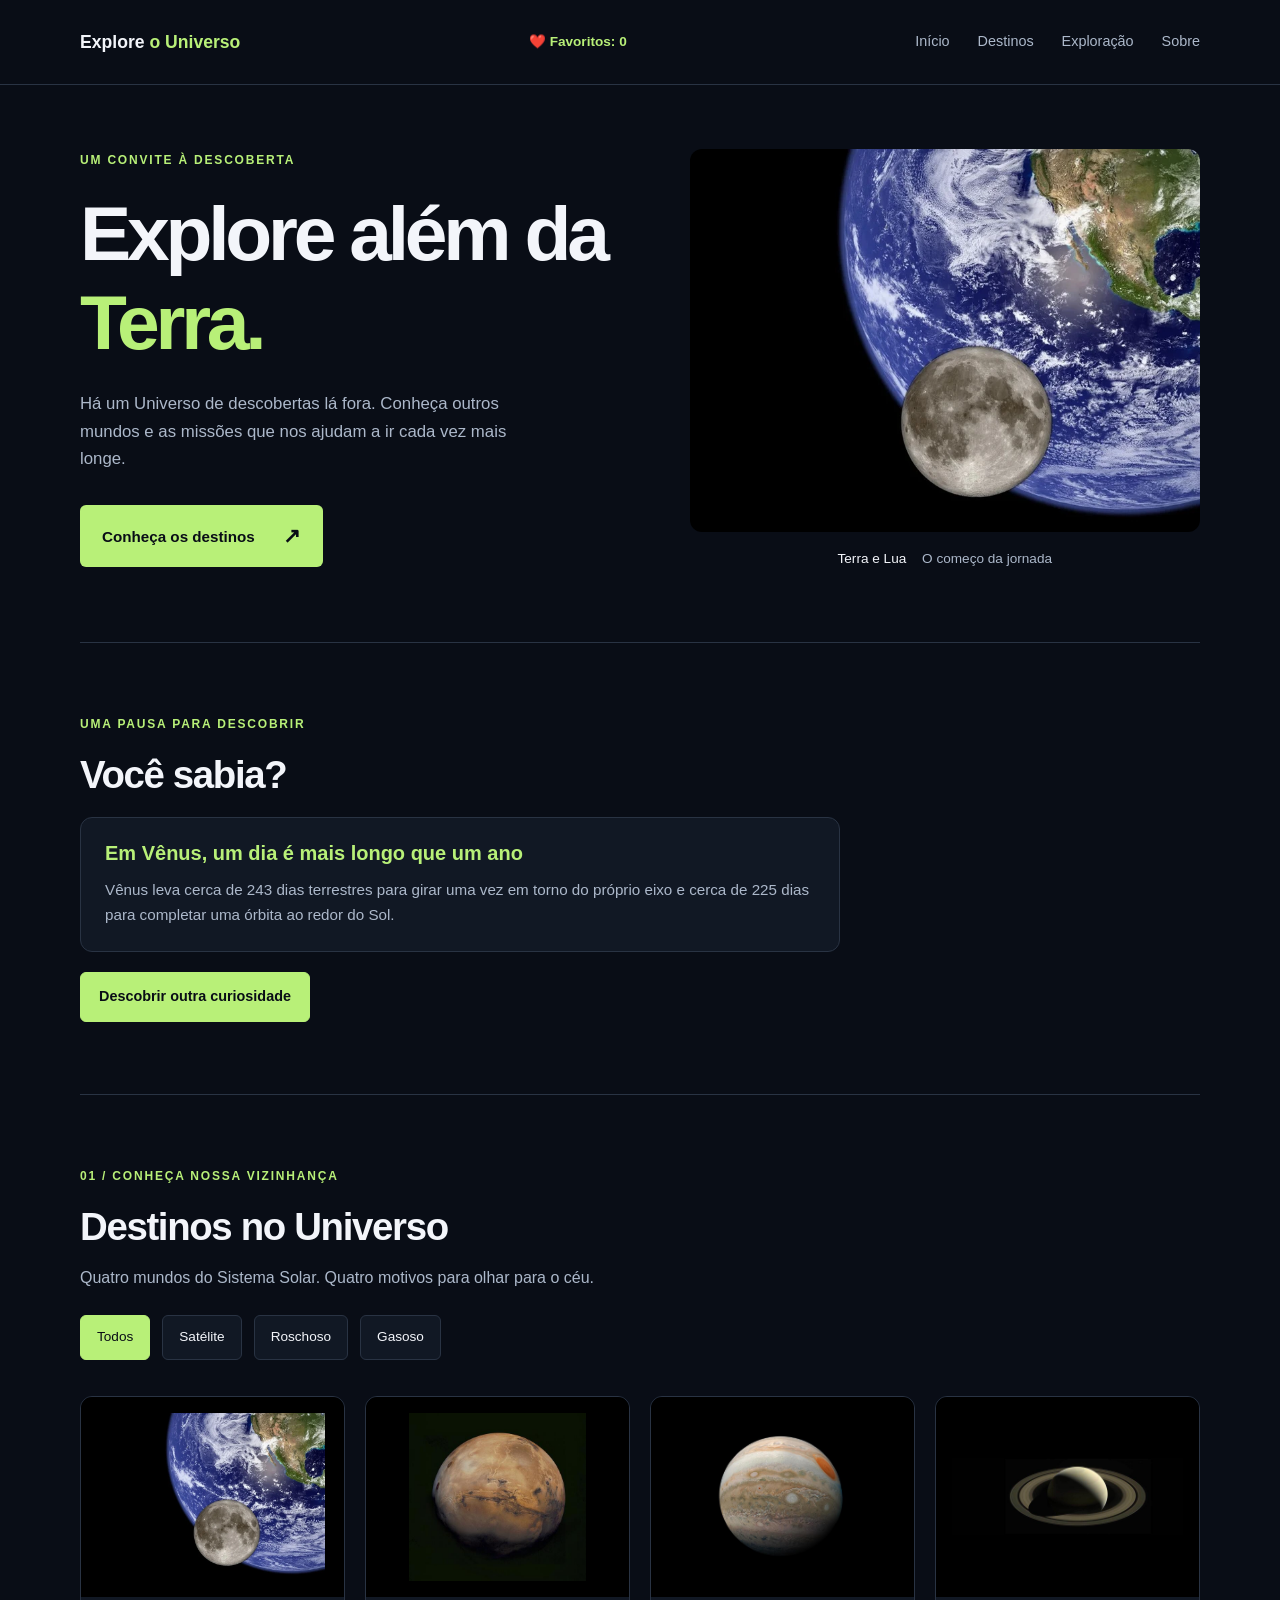
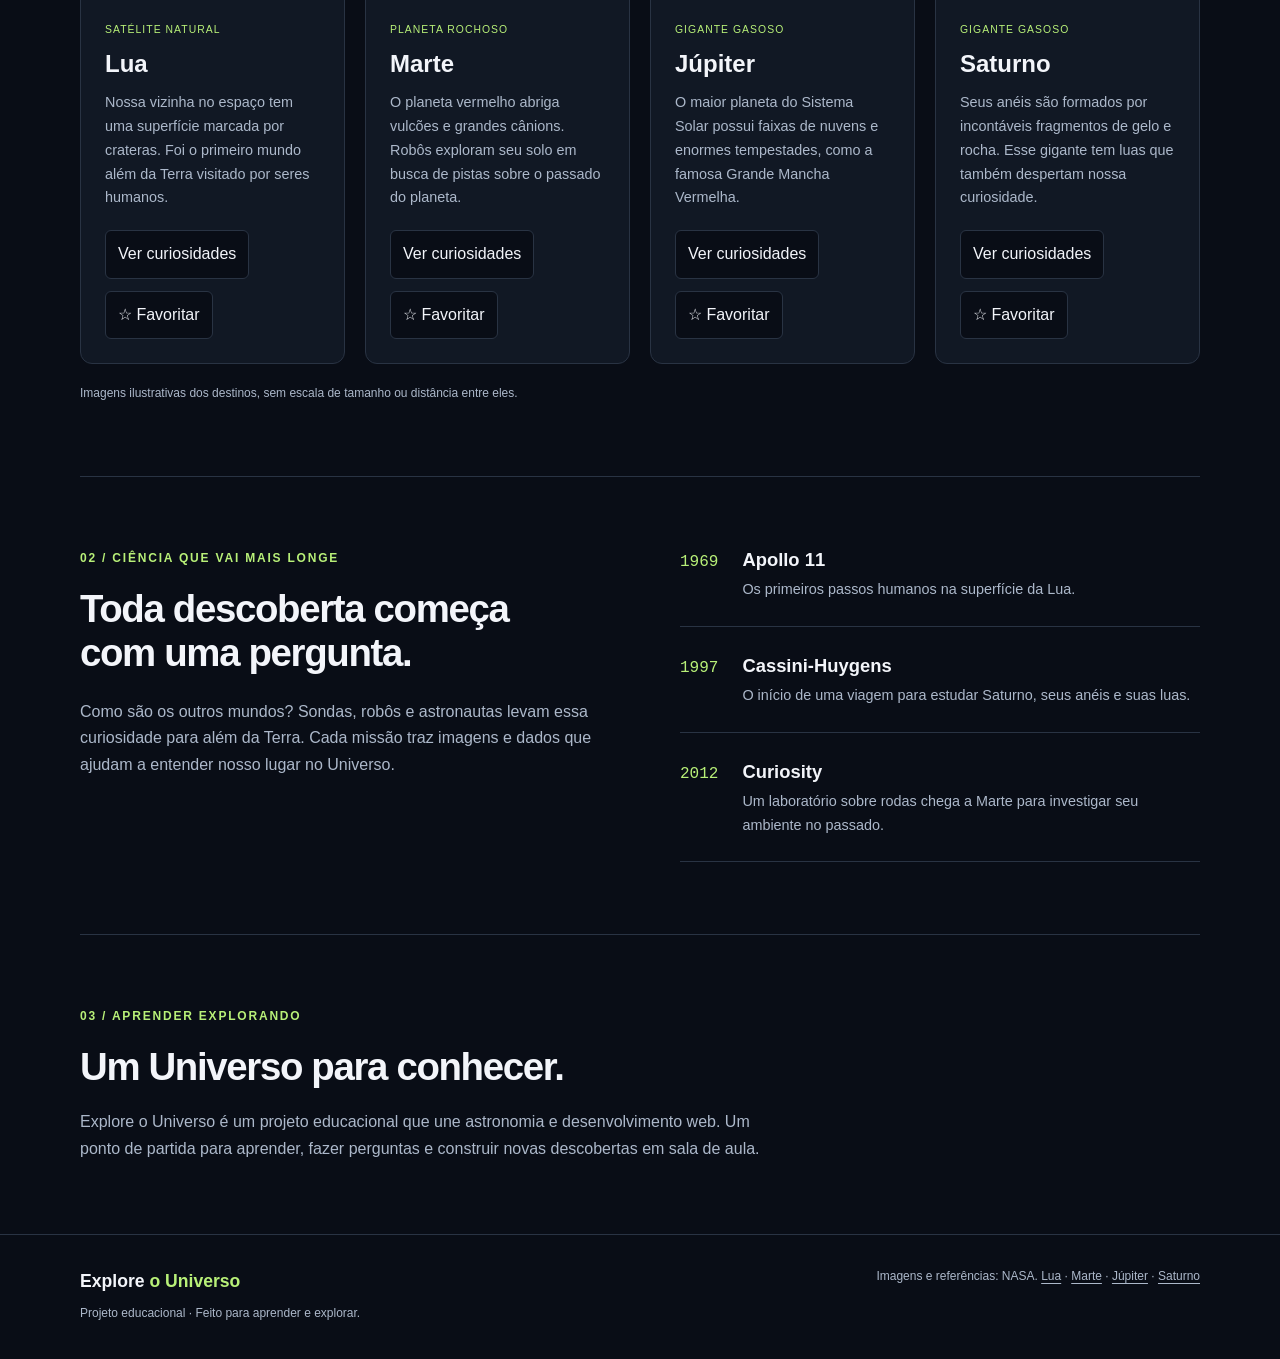
<file: versao5/index.html>
<!DOCTYPE html>
<html lang="pt-BR">
<head>
  <meta charset="UTF-8">
  <meta name="viewport" content="width=device-width, initial-scale=1.0">
  <meta name="description" content="Conheça a Lua, Marte, Júpiter e Saturno e descubra um pouco da história da exploração espacial.">
  <title>Explore o Universo</title>
  <link rel="stylesheet" href="css/estilos.css">
</head>
<body>

  <header class="cabecalho">

    <div class="container cabecalho-conteudo">

      <h1 class="marca"><a href="#inicio">Explore <span>o Universo</span></a></h1>

      <p class="contador-favoritos">❤️ Favoritos: <span id="quantidade-favoritos"> 0 </span></p>

      <button type="button" class="botao-menu" aria-expanded="false" aria-controls="navegacao-principal">☰ Menu</button>

      <nav aria-label="Navegação principal" id="navegacao-principal" class="navegacao-principal">

        <ul class="menu">
          <li><a href="#inicio">Início</a></li>

          <li><a href="#destinos">Destinos</a></li>

          <li><a href="#exploracao">Exploração</a></li>

          <li><a href="#sobre">Sobre</a></li>
        </ul>

      </nav>

    </div>

  </header>

  <main>

    <section class="destaque container" id="inicio" aria-labelledby="titulo-destaque">

      <div class="destaque-texto">

        <p class="etiqueta">Um convite à descoberta</p>

        <h2 id="titulo-destaque">Explore além da <span>Terra.</span></h2>

        <p class="introducao">Há um Universo de descobertas lá fora. Conheça outros mundos e as missões que nos ajudam a ir cada vez mais longe.</p>

        <a class="botao" href="#destinos">Conheça os destinos <span aria-hidden="true">↗</span></a>

      </div>

      <figure class="destaque-imagem">

        <img src="img/lua.webp" alt="Composição mostrando a Lua em primeiro plano e a Terra ao fundo." width="1000" height="750">

        <figcaption>Terra e Lua <span>O começo da jornada</span></figcaption>

      </figure>

    </section>

 </section>
 
    <section class="curiosidade-universo secao container" aria-labelledby="titulo-secao-curiosidade">
 
      <p class="etiqueta">Uma pausa para descobrir</p>
 
      <h2 id="titulo-secao-curiosidade">Você sabia?</h2>
 
      <div class="painel-curiosidade">
 
        <h3 id="titulo-curiosidade-aleatoria"></h3>
 
        <p id="explicacao-curiosidade-aleatoria"></p>
 
      </div>
 
      <button type="button" class="botao-curiosidade-aleatoria">Descobrir outra curiosidade</button>
 
    </section>

    <section class="destinos secao container" id="destinos" aria-labelledby="titulo-destinos">
            
      <p class="etiqueta">01 / Conheça nossa vizinhança</p>

      <h2 id="titulo-destinos">Destinos no Universo</h2>

      <p class="descricao-secao">Quatro mundos do Sistema Solar. Quatro motivos para olhar para o céu.</p>
      
      <!--Div com o papel/finalidade de um grupo de botão-->
      <!--Usamos o aria-label para descrever/detalhar a finalidade desse grupo de botões-->

      <div class="filtros-destinos" role="group" aria-label="Filtrar destinos por categoria">

        <button data-filtro="todos" type="button" class="filtro-ativo" aria-pressed="true">Todos</button>
        <button data-filtro="satelite" type="button" aria-pressed="false">Satélite</button>
        <button data-filtro="rochoso" type="button" aria-pressed="false">Roschoso</button>
        <button data-filtro="gasoso" type="button" aria-pressed="false">Gasoso</button>
        
      </div>
      
      
      
      <div class="grade-destinos">

        <article class="card-destino" data-categoria="satelite">

          <img src="img/lua.webp" alt="Lua com áreas claras e escuras, em uma composição com a Terra ao fundo." width="760" height="570">

          <div class="card-conteudo">

            <p class="categoria">Satélite natural</p>

            <h3>Lua</h3>

            <p class="descricao-card">Nossa vizinha no espaço tem uma superfície marcada por crateras. Foi o primeiro mundo além da Terra visitado por seres humanos.</p>

            <!-- Atributos aria-* 
             Recursos importantes para sinalizar/avisar ferramentas/tecnologias
             de acessibilidade sobre diferentes estados dos elementos da página -->
            <div class="acoes-card">

              <button type="button" class="botao-curiosidade" aria-expanded="false" aria-controls="curiosidade-lua">
                Ver curiosidades</button>

              <button type="button" class="botao-favorito" aria-pressed="false">
                ☆ Favoritar
              </button>

            </div>

            <p class="curiosidade" id="curiosidade-lua" hidden>
              A Lua leva aproximadamente 27 dias para dar uma volta ao redor da Terra.
            </p>

          </div>

        </article>

        <article class="card-destino" data-categoria="rochoso">

          <img src="img/marte.jpg" alt="Marte visto do espaço, com superfície em tons avermelhados." width="506" height="480">

          <div class="card-conteudo">

            <p class="categoria">Planeta rochoso</p>

            <h3>Marte</h3>

            <p class="descricao-card">O planeta vermelho abriga vulcões e grandes cânions. Robôs exploram seu solo em busca de pistas sobre o passado do planeta.</p>

            <div class="acoes-card">

              <button type="button" class="botao-curiosidade" aria-expanded="false" aria-controls="curiosidade-marte">
                Ver curiosidades</button>
                
              <button type="button" class="botao-favorito" aria-pressed="false">
                ☆ Favoritar
              </button>
              
            </div>

            <p class="curiosidade" id="curiosidade-marte" hidden>
              Um dia em Marte dura cerca de 24 horas e 40 minutos.
            </p>

          </div>

        </article>

        <article class="card-destino" data-categoria="gasoso">

          <img src="img/jupiter.jpg" alt="Júpiter com faixas de nuvens e uma grande tempestade oval." width="750" height="750">

          <div class="card-conteudo">

            <p class="categoria">Gigante gasoso</p>

            <h3>Júpiter</h3>

            <p class="descricao-card">O maior planeta do Sistema Solar possui faixas de nuvens e enormes tempestades, como a famosa Grande Mancha Vermelha.</p>

            <div class="acoes-card">

              <button type="button" class="botao-curiosidade" aria-expanded="false" aria-controls="curiosidade-jupiter">
                Ver curiosidades
              </button>

              <button type="button" class="botao-favorito" aria-pressed="false">
                ☆ Favoritar
              </button>

            </div>

            <p class="curiosidade" id="curiosidade-jupiter" hidden>
              Júpiter leva cerca de 12 anos terrestres para completar uma volta ao redor do Sol.
            </p>

          </div>

        </article>

        <article class="card-destino" data-categoria="gasoso">

          <img src="img/saturno.jpg" alt="Saturno envolvido por seus amplos anéis, contra o fundo escuro do espaço." width="960" height="320">
          <div class="card-conteudo">

            <p class="categoria">Gigante gasoso</p>

            <h3>Saturno</h3>

            <p class="descricao-card">Seus anéis são formados por incontáveis fragmentos de gelo e rocha. Esse gigante tem luas que também despertam nossa curiosidade.</p>

            <div class="acoes-card">

              <button type="button" class="botao-curiosidade" aria-expanded="false" aria-controls="curiosidade-saturno">
                Ver curiosidades
              </button>

              <button type="button" class="botao-favorito" aria-pressed="false">
                ☆ Favoritar
              </button>

            </div>

            <p class="curiosidade" id="curiosidade-saturno" hidden>
              Saturno leva aproximadamente 29 anos terrestres para completar uma volta ao redor do Sol.
            </p>

          </div>

        </article>

      </div>


      <p class="nota">Imagens ilustrativas dos destinos, sem escala de tamanho ou distância entre eles.</p>

    </section>

    <section class="exploracao secao container" id="exploracao" aria-labelledby="titulo-exploracao">

      <div>

        <p class="etiqueta">02 / Ciência que vai mais longe</p>

        <h2 id="titulo-exploracao">Toda descoberta começa com uma pergunta.</h2>

        <p>Como são os outros mundos? Sondas, robôs e astronautas levam essa curiosidade para além da Terra. Cada missão traz imagens e dados que ajudam a entender nosso lugar no Universo.</p>

      </div>

      <ol class="missoes" aria-label="Marcos da exploração espacial">

        <li><span class="ano">1969</span><div><h3>Apollo 11</h3><p>Os primeiros passos humanos na superfície da Lua.</p></div></li>

        <li><span class="ano">1997</span><div><h3>Cassini-Huygens</h3><p>O início de uma viagem para estudar Saturno, seus anéis e suas luas.</p></div></li>

        <li><span class="ano">2012</span><div><h3>Curiosity</h3><p>Um laboratório sobre rodas chega a Marte para investigar seu ambiente no passado.</p></div></li>

      </ol>

    </section>

    <section class="sobre secao container" id="sobre" aria-labelledby="titulo-sobre">

      <p class="etiqueta">03 / Aprender explorando</p>

      <h2 id="titulo-sobre">Um Universo para conhecer.</h2>

      <p>Explore o Universo é um projeto educacional que une astronomia e desenvolvimento web. Um ponto de partida para aprender, fazer perguntas e construir novas descobertas em sala de aula.</p>
      
    </section>

  </main>

  <footer class="rodape">

    <div class="container rodape-conteudo">

      <div><p class="marca">Explore <span>o Universo</span></p><p class="texto-rodape">Projeto educacional · Feito para aprender e explorar.</p></div>

      <p class="creditos">Imagens e referências: NASA.

        <a href="https://science.nasa.gov/moon/">Lua</a> ·
        <a href="https://science.nasa.gov/mars/">Marte</a> ·
        <a href="https://science.nasa.gov/jupiter/">Júpiter</a> ·
        <a href="https://science.nasa.gov/saturn/">Saturno</a>

      </p>

    </div>

  </footer>

  <script src="js/script.js"></script>  

</body>
</html>
</file>
<file: versao0/css/estilos.css>
/* Mobile First: estilos-base para telas pequenas. */
:root {
  --fundo: #090d16;
  --superficie: #111824;
  --texto: #f3f5fa;
  --texto-suave: #acb8ca;
  --destaque: #b8f078;
  --borda: #293343;
}

html {
  scroll-behavior: smooth;
}

* {
  box-sizing: border-box;
}

body {
  margin: 0;
  background: var(--fundo);
  color: var(--texto);
  font-family: Arial, Helvetica, sans-serif;
  line-height: 1.65;
}

a {
  color: inherit;
}
img {
  display: block;
  max-width: 100%;
  height: auto;
}
h1,
h2,
h3,
p,
figure {
  margin: 0;
}
h1,
h2,
h3 {
  line-height: 1.15;
}
p {
  color: var(--texto-suave);
}
section {
  scroll-margin-top: 120px;
}

.container {
  width: min(1120px, 90%);
  margin-inline: auto;
}
.secao {
  padding-block: 48px;
}
.etiqueta {
  margin-bottom: 18px;
  color: var(--destaque);
  font-size: 0.75rem;
  font-weight: 700;
  letter-spacing: 0.15em;
  text-transform: uppercase;
}
h2 {
  font-size: clamp(1.8rem, 3vw, 2.6rem);
  letter-spacing: -0.035em;
}
.descricao-secao {
  margin-top: 16px;
}

/* Navegação: os links continuam visíveis e quebram de linha no celular. */
.cabecalho {
  position: sticky;
  top: 0;
  z-index: 10;
  border-bottom: 1px solid var(--borda);
  background: var(--fundo);
}
.cabecalho-conteudo {
  display: flex;
  justify-content: space-between;
  align-items: center;
  flex-wrap: wrap;
  gap: 12px;
  padding-block: 20px;
}
.marca {
  color: var(--texto);
  font-size: 1.1rem;
  font-weight: 700;
  text-decoration: none;
}
.marca a {
  text-decoration: none;
}
.marca span {
  color: var(--destaque);
}
.menu {
  display: flex;
  flex-wrap: wrap;
  gap: 8px 20px;
  margin: 0;
  padding: 0;
  list-style: none;
}
.menu a {
  display: inline-block;
  padding-block: 6px;
  color: var(--texto-suave);
  font-size: 0.9rem;
  text-decoration: none;
}
.menu a:hover,
.creditos a:hover {
  color: var(--destaque);
}
a:focus-visible {
  outline: 3px solid var(--destaque);
  outline-offset: 5px;
  border-radius: 3px;
}
/* Destaque: a mesma imagem local da Lua também aparece no primeiro card. */
.destaque {
  display: flex;
  flex-direction: column;
  gap: 36px;
  padding-block: 48px;
}
.destaque h2 {
  font-size: clamp(3rem, 6vw, 5.1rem);
  letter-spacing: -0.055em;
}
.destaque h2 span {
  color: var(--destaque);
}
.introducao {
  max-width: 440px;
  margin-top: 24px;
  font-size: 1.05rem;
}
.botao {
  display: inline-flex;
  align-items: center;
  gap: 28px;
  margin-top: 32px;
  padding: 14px 22px;
  border-radius: 6px;
  background: var(--destaque);
  color: var(--fundo);
  font-size: 0.95rem;
  font-weight: 700;
  text-decoration: none;
}
.botao:hover {
  background: #d0ffa0;
}
.botao span {
  font-size: 1.3rem;
}
.destaque-imagem {
  width: 85%;
  max-width: 340px;
  margin-inline: auto;
}
.destaque-imagem img {
  width: 100%;
  border-radius: 12px;
}
.destaque-imagem figcaption {
  margin-top: 16px;
  text-align: center;
  font-size: 0.85rem;
}
.destaque-imagem figcaption span {
  margin-left: 12px;
  color: var(--texto-suave);
}

/* Cards estáticos: uma estrutura igual para os quatro destinos. */
.destinos {
  border-top: 1px solid var(--borda);
}
.grade-destinos {
  display: flex;
  flex-wrap: wrap;
  gap: 20px;
  margin-top: 36px;
}
.card-destino {
  flex: 0 1 100%;
  min-width: 0;
  overflow: hidden;
  border: 1px solid var(--borda);
  border-radius: 12px;
  background: var(--superficie);
}
.card-destino > img {
  width: 100%;
  height: 240px;
  padding: 16px;
  object-fit: contain;
  background: #000;
}
.card-conteudo {
  padding: 24px;
}
.categoria {
  margin-bottom: 12px;
  color: var(--destaque);
  font-size: 0.65rem;
  letter-spacing: 0.1em;
  text-transform: uppercase;
}
.card-conteudo h3 {
  margin-bottom: 14px;
  font-size: 1.5rem;
}
.descricao-card {
  font-size: 0.9rem;
}
.nota {
  margin-top: 20px;
  font-size: 0.75rem;
}

/* Conteúdo introdutório e marcos das missões. */
.exploracao {
  display: flex;
  flex-direction: column;
  gap: 36px;
  border-top: 1px solid var(--borda);
}
.exploracao h2 {
  max-width: 450px;
  margin-bottom: 24px;
}
.missoes {
  display: flex;
  flex-direction: column;
  gap: 28px;
  margin: 0;
  padding: 0;
  list-style: none;
}
.missoes li {
  display: flex;
  align-items: baseline;
  gap: 24px;
  border-bottom: 1px solid var(--borda);
  padding-bottom: 24px;
}
.ano {
  color: var(--destaque);
  font-family: monospace;
  font-size: 1rem;
}
.missoes h3 {
  margin-bottom: 8px;
  font-size: 1.15rem;
}
.missoes p {
  font-size: 0.9rem;
}
.sobre {
  border-top: 1px solid var(--borda);
}
.sobre > p:last-child {
  max-width: 710px;
  margin-top: 20px;
}
.rodape {
  border-top: 1px solid var(--borda);
  padding-block: 32px;
}
.rodape-conteudo {
  display: flex;
  justify-content: space-between;
  flex-wrap: wrap;
  gap: 24px;
}
.texto-rodape,
.creditos {
  font-size: 0.75rem;
}
.rodape .marca {
  margin-bottom: 8px;
}
.creditos a {
  text-underline-offset: 3px;
}

/* Tablet: duas colunas, descontando o espaço entre os cards. */
@media (min-width: 600px) {
  .cabecalho-conteudo {
    gap: 20px;
    padding-block: 24px;
  }
  .menu {
    gap: 12px 28px;
  }
  .secao {
    padding-block: 72px;
  }
  .destaque {
    flex-direction: row;
    align-items: center;
    gap: 24px;
    padding-block: 64px 72px;
  }
  .destaque-texto {
    flex: 1.1;
    min-width: 0;
  }
  .destaque-imagem {
    flex: 1;
    min-width: 0;
    width: auto;
    max-width: none;
    margin-inline: 0;
  }
  .card-destino {
    flex-basis: calc((100% - 20px) / 2);
  }
  .card-destino > img {
    height: 200px;
  }
  .exploracao {
    flex-direction: row;
  }
  .exploracao > div,
  .exploracao > .missoes {
    flex: 1;
    min-width: 0;
  }
}

/* Computador: quatro cards por linha e mais espaço entre os blocos. */
@media (min-width: 951px) {
  .card-destino {
    flex-basis: calc((100% - 60px) / 4);
  }
  .destaque {
    gap: 48px;
  }
  .exploracao {
    gap: 80px;
  }
}


/* Acessibilidade: respeita a preferência do usuário por menos movimento. */
@media (prefers-reduced-motion: reduce) {
  html {
    scroll-behavior: auto;
  }
}
</file>
<file: versao1/css/estilos.css>
/* Mobile First: estilos-base para telas pequenas. */

:root {
  --fundo: #090d16;
  --superficie: #111824;
  --texto: #f3f5fa;
  --texto-suave: #acb8ca;
  --destaque: #b8f078;
  --borda: #293343;
}

html {
  scroll-behavior: smooth;
}

* {
  box-sizing: border-box;
}

body {
  margin: 0;
  background: var(--fundo);
  color: var(--texto);
  font-family: Arial, Helvetica, sans-serif;
  line-height: 1.65;
}

a {
  color: inherit;
}
img {
  display: block;
  max-width: 100%;
  height: auto;
}
h1,
h2,
h3,
p,
figure {
  margin: 0;
}
h1,
h2,
h3 {
  line-height: 1.15;
}
p {
  color: var(--texto-suave);
}
section {
  scroll-margin-top: 120px;
}

.container {
  width: min(1120px, 90%);
  margin-inline: auto;
}
.secao {
  padding-block: 48px;
}
.etiqueta {
  margin-bottom: 18px;
  color: var(--destaque);
  font-size: 0.75rem;
  font-weight: 700;
  letter-spacing: 0.15em;
  text-transform: uppercase;
}
h2 {
  font-size: clamp(1.8rem, 3vw, 2.6rem);
  letter-spacing: -0.035em;
}
.descricao-secao {
  margin-top: 16px;
}

/* Navegação: os links continuam visíveis e quebram de linha no celular. */
.cabecalho {
  position: sticky;
  top: 0;
  z-index: 10;
  border-bottom: 1px solid var(--borda);
  background: var(--fundo);
}
.cabecalho-conteudo {
  display: flex;
  justify-content: space-between;
  align-items: center;
  flex-wrap: wrap;
  gap: 12px;
  padding-block: 20px;
}
.marca {
  color: var(--texto);
  font-size: 1.1rem;
  font-weight: 700;
  text-decoration: none;
}
.marca a {
  text-decoration: none;
}
.marca span {
  color: var(--destaque);
}
.menu {
  display: flex;
  flex-wrap: wrap;
  gap: 8px 20px;
  margin: 0;
  padding: 0;
  list-style: none;
}
.menu a {
  display: inline-block;
  padding-block: 6px;
  color: var(--texto-suave);
  font-size: 0.9rem;
  text-decoration: none;
}
.menu a:hover,
.creditos a:hover {
  color: var(--destaque);
}
a:focus-visible, button:focus-visible {
  outline: 3px solid var(--destaque);
  outline-offset: 5px;
  border-radius: 3px;
}



/* Destaque: a mesma imagem local da Lua também aparece no primeiro card. */
.destaque {
  display: flex;
  flex-direction: column;
  gap: 36px;
  padding-block: 48px;
}
.destaque h2 {
  font-size: clamp(3rem, 6vw, 5.1rem);
  letter-spacing: -0.055em;
}
.destaque h2 span {
  color: var(--destaque);
}
.introducao {
  max-width: 440px;
  margin-top: 24px;
  font-size: 1.05rem;
}
.botao {
  display: inline-flex;
  align-items: center;
  gap: 28px;
  margin-top: 32px;
  padding: 14px 22px;
  border-radius: 6px;
  background: var(--destaque);
  color: var(--fundo);
  font-size: 0.95rem;
  font-weight: 700;
  text-decoration: none;
}
.botao:hover {
  background: #d0ffa0;
}
.botao span {
  font-size: 1.3rem;
}
.destaque-imagem {
  width: 85%;
  max-width: 340px;
  margin-inline: auto;
}
.destaque-imagem img {
  width: 100%;
  border-radius: 12px;
}
.destaque-imagem figcaption {
  margin-top: 16px;
  text-align: center;
  font-size: 0.85rem;
}
.destaque-imagem figcaption span {
  margin-left: 12px;
  color: var(--texto-suave);
}

/* Cards estáticos: uma estrutura igual para os quatro destinos. */
.destinos {
  border-top: 1px solid var(--borda);
}
.grade-destinos {
  display: flex;
  flex-wrap: wrap;
  gap: 20px;
  margin-top: 36px;
}
.card-destino {
  flex: 0 1 100%;
  min-width: 0;
  overflow: hidden;
  border: 1px solid var(--borda);
  border-radius: 12px;
  background: var(--superficie);
}
.card-destino > img {
  width: 100%;
  height: 240px;
  padding: 16px;
  object-fit: contain;
  background: #000;
}
.card-conteudo {
  padding: 24px;
}
.categoria {
  margin-bottom: 12px;
  color: var(--destaque);
  font-size: 0.65rem;
  letter-spacing: 0.1em;
  text-transform: uppercase;
}
.card-conteudo h3 {
  margin-bottom: 14px;
  font-size: 1.5rem;
}

.descricao-card, .curiosidade {
  font-size: 0.9rem;
}

.acoes-card{
  display: flex;
  flex-wrap: wrap;
  gap: 12px;
  margin-top: 20px;
}

.acoes-card button{
  padding: 10px 12px;
  min-height: 44px;
  border: solid 1px var(--borda);
  border-radius: 6px;
  background-color: var(--fundo);
  color: var(--texto);
  font-size: 0.85rem;
  cursor: pointer;
  font: inherit;
}

.acoes-card button:hover{
  background-color: var(--borda);
}

.curiosidade{
  margin-top: 20px;
  padding-top: 20px;
  border-top: 1px solid var(--borda);
}

.card-destino.favoritado{
  border-color: var(--destaque);
}

.favoritado .butao-favorito{
  border-color: var(--destaque);
  background: var(--fundo);
  color: var(--destaque);
}

.nota {
  margin-top: 20px;
  font-size: 0.75rem;
}

/* Conteúdo introdutório e marcos das missões. */
.exploracao {
  display: flex;
  flex-direction: column;
  gap: 36px;
  border-top: 1px solid var(--borda);
}
.exploracao h2 {
  max-width: 450px;
  margin-bottom: 24px;
}
.missoes {
  display: flex;
  flex-direction: column;
  gap: 28px;
  margin: 0;
  padding: 0;
  list-style: none;
}
.missoes li {
  display: flex;
  align-items: baseline;
  gap: 24px;
  border-bottom: 1px solid var(--borda);
  padding-bottom: 24px;
}
.ano {
  color: var(--destaque);
  font-family: monospace;
  font-size: 1rem;
}
.missoes h3 {
  margin-bottom: 8px;
  font-size: 1.15rem;
}
.missoes p {
  font-size: 0.9rem;
}
.sobre {
  border-top: 1px solid var(--borda);
}
.sobre > p:last-child {
  max-width: 710px;
  margin-top: 20px;
}
.rodape {
  border-top: 1px solid var(--borda);
  padding-block: 32px;
}
.rodape-conteudo {
  display: flex;
  justify-content: space-between;
  flex-wrap: wrap;
  gap: 24px;
}
.texto-rodape,
.creditos {
  font-size: 0.75rem;
}
.rodape .marca {
  margin-bottom: 8px;
}
.creditos a {
  text-underline-offset: 3px;
}

/* Tablet: duas colunas, descontando o espaço entre os cards. */
@media (min-width: 600px) {
  .cabecalho-conteudo {
    gap: 20px;
    padding-block: 24px;
  }
  .menu {
    gap: 12px 28px;
  }
  .secao {
    padding-block: 72px;
  }
  .destaque {
    flex-direction: row;
    align-items: center;
    gap: 24px;
    padding-block: 64px 72px;
  }
  .destaque-texto {
    flex: 1.1;
    min-width: 0;
  }
  .destaque-imagem {
    flex: 1;
    min-width: 0;
    width: auto;
    max-width: none;
    margin-inline: 0;
  }
  .card-destino {
    flex-basis: calc((100% - 20px) / 2);
  }
  .card-destino > img {
    height: 200px;
  }
  .exploracao {
    flex-direction: row;
  }
  .exploracao > div,
  .exploracao > .missoes {
    flex: 1;
    min-width: 0;
  }
}

/* Computador: quatro cards por linha e mais espaço entre os blocos. */
@media (min-width: 951px) {
  .card-destino {
    flex-basis: calc((100% - 60px) / 4);
  }
  .destaque {
    gap: 48px;
  }
  .exploracao {
    gap: 80px;
  }
}


/* Acessibilidade: respeita a preferência do usuário por menos movimento. */
@media (prefers-reduced-motion: reduce) {
  html {
    scroll-behavior: auto;
  }
}
</file>
<file: versao2/css/estilos.css>
/* Mobile First: estilos-base para telas pequenas. */

:root {
  --fundo: #090d16;
  --superficie: #111824;
  --texto: #f3f5fa;
  --texto-suave: #acb8ca;
  --destaque: #b8f078;
  --borda: #293343;
}

html {
  scroll-behavior: smooth;
}

* {
  box-sizing: border-box;
}

body {
  margin: 0;
  background: var(--fundo);
  color: var(--texto);
  font-family: Arial, Helvetica, sans-serif;
  line-height: 1.65;
}

a {
  color: inherit;
}
img {
  display: block;
  max-width: 100%;
  height: auto;
}
h1,
h2,
h3,
p,
figure {
  margin: 0;
}
h1,
h2,
h3 {
  line-height: 1.15;
}
p {
  color: var(--texto-suave);
}
section {
  scroll-margin-top: 120px;
}

.container {
  width: min(1120px, 90%);
  margin-inline: auto;
}
.secao {
  padding-block: 48px;
}
.etiqueta {
  margin-bottom: 18px;
  color: var(--destaque);
  font-size: 0.75rem;
  font-weight: 700;
  letter-spacing: 0.15em;
  text-transform: uppercase;
}
h2 {
  font-size: clamp(1.8rem, 3vw, 2.6rem);
  letter-spacing: -0.035em;
}
.descricao-secao {
  margin-top: 16px;
}

/* Navegação: os links continuam visíveis e quebram de linha no celular. */
.cabecalho {
  position: sticky;
  top: 0;
  z-index: 10;
  border-bottom: 1px solid var(--borda);
  background: var(--fundo);
}
.cabecalho-conteudo {
  display: flex;
  justify-content: space-between;
  align-items: center;
  flex-wrap: wrap;
  gap: 12px;
  padding-block: 20px;
}
.marca {
  color: var(--texto);
  font-size: 1.1rem;
  font-weight: 700;
  text-decoration: none;
}
.marca a {
  text-decoration: none;
}
.marca span {
  color: var(--destaque);
}
.menu {
  display: flex;
  flex-wrap: wrap;
  gap: 8px 20px;
  margin: 0;
  padding: 0;
  list-style: none;
}
.menu a {
  display: inline-block;
  padding-block: 6px;
  color: var(--texto-suave);
  font-size: 0.9rem;
  text-decoration: none;
}
.menu a:hover,
.creditos a:hover {
  color: var(--destaque);
}
a:focus-visible, button:focus-visible {
  outline: 3px solid var(--destaque);
  outline-offset: 5px;
  border-radius: 3px;
}



/* Destaque: a mesma imagem local da Lua também aparece no primeiro card. */
.destaque {
  display: flex;
  flex-direction: column;
  gap: 36px;
  padding-block: 48px;
}
.destaque h2 {
  font-size: clamp(3rem, 6vw, 5.1rem);
  letter-spacing: -0.055em;
}
.destaque h2 span {
  color: var(--destaque);
}
.introducao {
  max-width: 440px;
  margin-top: 24px;
  font-size: 1.05rem;
}
.botao {
  display: inline-flex;
  align-items: center;
  gap: 28px;
  margin-top: 32px;
  padding: 14px 22px;
  border-radius: 6px;
  background: var(--destaque);
  color: var(--fundo);
  font-size: 0.95rem;
  font-weight: 700;
  text-decoration: none;
}
.botao:hover {
  background: #d0ffa0;
}
.botao span {
  font-size: 1.3rem;
}
.destaque-imagem {
  width: 85%;
  max-width: 340px;
  margin-inline: auto;
}
.destaque-imagem img {
  width: 100%;
  border-radius: 12px;
}
.destaque-imagem figcaption {
  margin-top: 16px;
  text-align: center;
  font-size: 0.85rem;
}
.destaque-imagem figcaption span {
  margin-left: 12px;
  color: var(--texto-suave);
}

/* Cards estáticos: uma estrutura igual para os quatro destinos. */
.destinos {
  border-top: 1px solid var(--borda);
}

.filtros-destinos {
  display: flex;
  flex-wrap: wrap;
  gap: 12px;
  margin-top: 24px;
}

.filtros-destinos button {
  padding: 10px 16px;
  min-height: 44px;
  border: 1px solid var(--borda);
  border-radius: 6px;
  background: var(--superficie);
  color: var(--texto);
  font: inherit;
  font-size: 0.85rem;
  cursor: pointer;
}

.filtros-destinos button:hover {
  border-color: var(--destaque);
}

.filtros-destinos .filtro-ativo {
  border-color: var(--destaque);
  background: var(--destaque);
  color: var(--fundo);
}

.grade-destinos {
  display: flex;
  flex-wrap: wrap;
  gap: 20px;
  margin-top: 36px;
}
.card-destino {
  flex: 0 1 100%;
  min-width: 0;
  overflow: hidden;
  border: 1px solid var(--borda);
  border-radius: 12px;
  background: var(--superficie);
}
.card-destino > img {
  width: 100%;
  height: 240px;
  padding: 16px;
  object-fit: contain;
  background: #000;
}
.card-conteudo {
  padding: 24px;
}
.categoria {
  margin-bottom: 12px;
  color: var(--destaque);
  font-size: 0.65rem;
  letter-spacing: 0.1em;
  text-transform: uppercase;
}
.card-conteudo h3 {
  margin-bottom: 14px;
  font-size: 1.5rem;
}

.descricao-card, .curiosidade {
  font-size: 0.9rem;
}

.acoes-card{
  display: flex;
  flex-wrap: wrap;
  gap: 12px;
  margin-top: 20px;
}

.acoes-card button{
  padding: 10px 12px;
  min-height: 44px;
  border: solid 1px var(--borda);
  border-radius: 6px;
  background-color: var(--fundo);
  color: var(--texto);
  font-size: 0.85rem;
  cursor: pointer;
  font: inherit;
}

.acoes-card button:hover{
  background-color: var(--borda);
}

.curiosidade{
  margin-top: 20px;
  padding-top: 20px;
  border-top: 1px solid var(--borda);
}

.card-destino.favoritado{
  border-color: var(--destaque);
}

.favoritado .butao-favorito{
  border-color: var(--destaque);
  background: var(--fundo);
  color: var(--destaque);
}

.nota {
  margin-top: 20px;
  font-size: 0.75rem;
}

/* Conteúdo introdutório e marcos das missões. */
.exploracao {
  display: flex;
  flex-direction: column;
  gap: 36px;
  border-top: 1px solid var(--borda);
}
.exploracao h2 {
  max-width: 450px;
  margin-bottom: 24px;
}
.missoes {
  display: flex;
  flex-direction: column;
  gap: 28px;
  margin: 0;
  padding: 0;
  list-style: none;
}
.missoes li {
  display: flex;
  align-items: baseline;
  gap: 24px;
  border-bottom: 1px solid var(--borda);
  padding-bottom: 24px;
}
.ano {
  color: var(--destaque);
  font-family: monospace;
  font-size: 1rem;
}
.missoes h3 {
  margin-bottom: 8px;
  font-size: 1.15rem;
}
.missoes p {
  font-size: 0.9rem;
}
.sobre {
  border-top: 1px solid var(--borda);
}
.sobre > p:last-child {
  max-width: 710px;
  margin-top: 20px;
}
.rodape {
  border-top: 1px solid var(--borda);
  padding-block: 32px;
}
.rodape-conteudo {
  display: flex;
  justify-content: space-between;
  flex-wrap: wrap;
  gap: 24px;
}
.texto-rodape,
.creditos {
  font-size: 0.75rem;
}
.rodape .marca {
  margin-bottom: 8px;
}
.creditos a {
  text-underline-offset: 3px;
}

/* Tablet: duas colunas, descontando o espaço entre os cards. */
@media (min-width: 600px) {
  .cabecalho-conteudo {
    gap: 20px;
    padding-block: 24px;
  }
  .menu {
    gap: 12px 28px;
  }
  .secao {
    padding-block: 72px;
  }
  .destaque {
    flex-direction: row;
    align-items: center;
    gap: 24px;
    padding-block: 64px 72px;
  }
  .destaque-texto {
    flex: 1.1;
    min-width: 0;
  }
  .destaque-imagem {
    flex: 1;
    min-width: 0;
    width: auto;
    max-width: none;
    margin-inline: 0;
  }
  .card-destino {
    flex-basis: calc((100% - 20px) / 2);
  }
  .card-destino > img {
    height: 200px;
  }
  .exploracao {
    flex-direction: row;
  }
  .exploracao > div,
  .exploracao > .missoes {
    flex: 1;
    min-width: 0;
  }
}

/* Computador: quatro cards por linha e mais espaço entre os blocos. */
@media (min-width: 951px) {
  .card-destino {
    flex-basis: calc((100% - 60px) / 4);
  }
  .destaque {
    gap: 48px;
  }
  .exploracao {
    gap: 80px;
  }
}


/* Acessibilidade: respeita a preferência do usuário por menos movimento. */
@media (prefers-reduced-motion: reduce) {
  html {
    scroll-behavior: auto;
  }
}
</file>
<file: versao3/css/estilos.css>
/* Mobile First: estilos-base para telas pequenas. */

:root {
  --fundo: #090d16;
  --superficie: #111824;
  --texto: #f3f5fa;
  --texto-suave: #acb8ca;
  --destaque: #b8f078;
  --borda: #293343;
}

html {
  scroll-behavior: smooth;
}

* {
  box-sizing: border-box;
}

body {
  margin: 0;
  background: var(--fundo);
  color: var(--texto);
  font-family: Arial, Helvetica, sans-serif;
  line-height: 1.65;
}

a {
  color: inherit;
}
img {
  display: block;
  max-width: 100%;
  height: auto;
}
h1,
h2,
h3,
p,
figure {
  margin: 0;
}
h1,
h2,
h3 {
  line-height: 1.15;
}
p {
  color: var(--texto-suave);
}
section {
  scroll-margin-top: 120px;
}

.container {
  width: min(1120px, 90%);
  margin-inline: auto;
}
.secao {
  padding-block: 48px;
}
.etiqueta {
  margin-bottom: 18px;
  color: var(--destaque);
  font-size: 0.75rem;
  font-weight: 700;
  letter-spacing: 0.15em;
  text-transform: uppercase;
}
h2 {
  font-size: clamp(1.8rem, 3vw, 2.6rem);
  letter-spacing: -0.035em;
}
.descricao-secao {
  margin-top: 16px;
}

/* Navegação: os links continuam visíveis e quebram de linha no celular. */
.cabecalho {
  position: sticky;
  top: 0;
  z-index: 10;
  border-bottom: 1px solid var(--borda);
  background: var(--fundo);
}
.cabecalho-conteudo {
  display: flex;
  justify-content: space-between;
  align-items: center;
  flex-wrap: wrap;
  gap: 12px;
  padding-block: 20px;
}
.marca {
  color: var(--texto);
  font-size: 1.1rem;
  font-weight: 700;
  text-decoration: none;
}
.marca a {
  text-decoration: none;
}
.marca span {
  color: var(--destaque);
}

/* =====================================================
   V3 — MENU RESPONSIVO
   Adicionar após os estilos da marca, antes de .menu.
   ===================================================== */
.botao-menu {
  padding: 10px 16px;
  min-width: 80px;
  min-height: 44px;
  border: 1px solid var(--destaque);
  border-radius: 6px;
  background: var(--destaque);
  color: var(--fundo);
  font: inherit;
  font-size: 0.85rem;
  font-weight: 700;
  cursor: pointer;
}
.botao-menu:hover {
  background: #d0ffa0;
}

/* V3: a navegação começa fechada e ocupa uma linha própria quando aberta. */
.navegacao-principal {
  display: none;
  flex-basis: 100%;
}
.navegacao-principal.menu-aberto {
  display: block;
}
/* ================= FIM DA V3 — MENU RESPONSIVO ================= */
 
.menu {
  display: flex;
  flex-wrap: wrap;
  gap: 8px 20px;
  margin: 0;
  padding: 0;
  list-style: none;
}
.menu a {
  display: inline-block;
  padding-block: 6px;
  color: var(--texto-suave);
  font-size: 0.9rem;
  text-decoration: none;
}
.menu a:hover,
.creditos a:hover {
  color: var(--destaque);
}
a:focus-visible, button:focus-visible {
  outline: 3px solid var(--destaque);
  outline-offset: 5px;
  border-radius: 3px;
}



/* Destaque: a mesma imagem local da Lua também aparece no primeiro card. */
.destaque {
  display: flex;
  flex-direction: column;
  gap: 36px;
  padding-block: 48px;
}
.destaque h2 {
  font-size: clamp(3rem, 6vw, 5.1rem);
  letter-spacing: -0.055em;
}
.destaque h2 span {
  color: var(--destaque);
}
.introducao {
  max-width: 440px;
  margin-top: 24px;
  font-size: 1.05rem;
}
.botao {
  display: inline-flex;
  align-items: center;
  gap: 28px;
  margin-top: 32px;
  padding: 14px 22px;
  border-radius: 6px;
  background: var(--destaque);
  color: var(--fundo);
  font-size: 0.95rem;
  font-weight: 700;
  text-decoration: none;
}
.botao:hover {
  background: #d0ffa0;
}
.botao span {
  font-size: 1.3rem;
}
.destaque-imagem {
  width: 85%;
  max-width: 340px;
  margin-inline: auto;
}
.destaque-imagem img {
  width: 100%;
  border-radius: 12px;
}
.destaque-imagem figcaption {
  margin-top: 16px;
  text-align: center;
  font-size: 0.85rem;
}
.destaque-imagem figcaption span {
  margin-left: 12px;
  color: var(--texto-suave);
}

/* Cards estáticos: uma estrutura igual para os quatro destinos. */
.destinos {
  border-top: 1px solid var(--borda);
}

.filtros-destinos {
  display: flex;
  flex-wrap: wrap;
  gap: 12px;
  margin-top: 24px;
}

.filtros-destinos button {
  padding: 10px 16px;
  min-height: 44px;
  border: 1px solid var(--borda);
  border-radius: 6px;
  background: var(--superficie);
  color: var(--texto);
  font: inherit;
  font-size: 0.85rem;
  cursor: pointer;
}

.filtros-destinos button:hover {
  border-color: var(--destaque);
}

.filtros-destinos .filtro-ativo {
  border-color: var(--destaque);
  background: var(--destaque);
  color: var(--fundo);
}

.grade-destinos {
  display: flex;
  flex-wrap: wrap;
  gap: 20px;
  margin-top: 36px;
}
.card-destino {
  flex: 0 1 100%;
  min-width: 0;
  overflow: hidden;
  border: 1px solid var(--borda);
  border-radius: 12px;
  background: var(--superficie);
}
.card-destino > img {
  width: 100%;
  height: 240px;
  padding: 16px;
  object-fit: contain;
  background: #000;
}
.card-conteudo {
  padding: 24px;
}
.categoria {
  margin-bottom: 12px;
  color: var(--destaque);
  font-size: 0.65rem;
  letter-spacing: 0.1em;
  text-transform: uppercase;
}
.card-conteudo h3 {
  margin-bottom: 14px;
  font-size: 1.5rem;
}

.descricao-card, .curiosidade {
  font-size: 0.9rem;
}

.acoes-card{
  display: flex;
  flex-wrap: wrap;
  gap: 12px;
  margin-top: 20px;
}

.acoes-card button{
  padding: 10px 12px;
  min-height: 44px;
  border: solid 1px var(--borda);
  border-radius: 6px;
  background-color: var(--fundo);
  color: var(--texto);
  font-size: 0.85rem;
  cursor: pointer;
  font: inherit;
}

.acoes-card button:hover{
  background-color: var(--borda);
}

.curiosidade{
  margin-top: 20px;
  padding-top: 20px;
  border-top: 1px solid var(--borda);
}

.card-destino.favoritado{
  border-color: var(--destaque);
}

.favoritado .butao-favorito{
  border-color: var(--destaque);
  background: var(--fundo);
  color: var(--destaque);
}

.nota {
  margin-top: 20px;
  font-size: 0.75rem;
}

/* Conteúdo introdutório e marcos das missões. */
.exploracao {
  display: flex;
  flex-direction: column;
  gap: 36px;
  border-top: 1px solid var(--borda);
}
.exploracao h2 {
  max-width: 450px;
  margin-bottom: 24px;
}
.missoes {
  display: flex;
  flex-direction: column;
  gap: 28px;
  margin: 0;
  padding: 0;
  list-style: none;
}
.missoes li {
  display: flex;
  align-items: baseline;
  gap: 24px;
  border-bottom: 1px solid var(--borda);
  padding-bottom: 24px;
}
.ano {
  color: var(--destaque);
  font-family: monospace;
  font-size: 1rem;
}
.missoes h3 {
  margin-bottom: 8px;
  font-size: 1.15rem;
}
.missoes p {
  font-size: 0.9rem;
}
.sobre {
  border-top: 1px solid var(--borda);
}
.sobre > p:last-child {
  max-width: 710px;
  margin-top: 20px;
}
.rodape {
  border-top: 1px solid var(--borda);
  padding-block: 32px;
}
.rodape-conteudo {
  display: flex;
  justify-content: space-between;
  flex-wrap: wrap;
  gap: 24px;
}
.texto-rodape,
.creditos {
  font-size: 0.75rem;
}
.rodape .marca {
  margin-bottom: 8px;
}
.creditos a {
  text-underline-offset: 3px;
}

/* Tablet: duas colunas, descontando o espaço entre os cards. */
@media (min-width: 600px) {
  .cabecalho-conteudo {
    gap: 20px;
    padding-block: 24px;
  }
  .menu {
    gap: 12px 28px;
  }
  .secao {
    padding-block: 72px;
  }
  .destaque {
    flex-direction: row;
    align-items: center;
    gap: 24px;
    padding-block: 64px 72px;
  }
  .destaque-texto {
    flex: 1.1;
    min-width: 0;
  }
  .destaque-imagem {
    flex: 1;
    min-width: 0;
    width: auto;
    max-width: none;
    margin-inline: 0;
  }
  .card-destino {
    flex-basis: calc((100% - 20px) / 2);
  }
  .card-destino > img {
    height: 200px;
  }
  .exploracao {
    flex-direction: row;
  }
  .exploracao > div,
  .exploracao > .missoes {
    flex: 1;
    min-width: 0;
  }
}

/* Computador: quatro cards por linha e mais espaço entre os blocos. */
@media (min-width: 951px) {
  
  /* =====================================================
 V3 — MENU RESPONSIVO — COMPUTADOR
 Adicionar no início da media query (breakpoint) de 951px.
 ===================================================== */
.botao-menu {
 display: none;
}
.navegacao-principal {
 display: block;
 flex-basis: auto;
}
/* ================= FIM DA V3 — COMPUTADOR ================= */
 
  .card-destino {
    flex-basis: calc((100% - 60px) / 4);
  }
  .destaque {
    gap: 48px;
  }
  .exploracao {
    gap: 80px;
  }
}


/* Acessibilidade: respeita a preferência do usuário por menos movimento. */
@media (prefers-reduced-motion: reduce) {
  html {
    scroll-behavior: auto;
  }
}
</file>
<file: versao4/css/estilos.css>
/* Mobile First: estilos-base para telas pequenas. */

:root {
  --fundo: #090d16;
  --superficie: #111824;
  --texto: #f3f5fa;
  --texto-suave: #acb8ca;
  --destaque: #b8f078;
  --borda: #293343;
}

html {
  scroll-behavior: smooth;
}

* {
  box-sizing: border-box;
}

body {
  margin: 0;
  background: var(--fundo);
  color: var(--texto);
  font-family: Arial, Helvetica, sans-serif;
  line-height: 1.65;
}

a {
  color: inherit;
}
img {
  display: block;
  max-width: 100%;
  height: auto;
}
h1,
h2,
h3,
p,
figure {
  margin: 0;
}
h1,
h2,
h3 {
  line-height: 1.15;
}
p {
  color: var(--texto-suave);
}
section {
  scroll-margin-top: 120px;
}

.container {
  width: min(1120px, 90%);
  margin-inline: auto;
}
.secao {
  padding-block: 48px;
}
.etiqueta {
  margin-bottom: 18px;
  color: var(--destaque);
  font-size: 0.75rem;
  font-weight: 700;
  letter-spacing: 0.15em;
  text-transform: uppercase;
}
h2 {
  font-size: clamp(1.8rem, 3vw, 2.6rem);
  letter-spacing: -0.035em;
}
.descricao-secao {
  margin-top: 16px;
}

/* Navegação: os links continuam visíveis e quebram de linha no celular. */
.cabecalho {
  position: sticky;
  top: 0;
  z-index: 10;
  border-bottom: 1px solid var(--borda);
  background: var(--fundo);
}
.cabecalho-conteudo {
  display: flex;
  justify-content: space-between;
  align-items: center;
  flex-wrap: wrap;
  gap: 12px;
  padding-block: 20px;
}
.marca {
  color: var(--texto);
  font-size: 1.1rem;
  font-weight: 700;
  text-decoration: none;
}
.marca a {
  text-decoration: none;
}
.marca span {
  color: var(--destaque);
}

/* =====================================================
   V4 — CONTADOR DE FAVORITOS NO CABEÇALHO
   Colocar APÓS .marca span, antes dos estilos do menu. 
   Em telas pequenas, o contador ocupa uma linha própria.
   ===================================================== */
.contador-favoritos {
  color: var(--destaque);
  font-size: 0.85rem;
  font-weight: 700;
}

/* V4: quando aberta, a navegação aparece após o contador. */
.cabecalho-conteudo .navegacao-principal {
  order: 2;
}
/* ================= FIM DA V4 — CONTADOR ================= */

/* =====================================================
   V3 — MENU RESPONSIVO
   Adicionar após os estilos da marca, antes de .menu.
   ===================================================== */
.botao-menu {
  padding: 10px 16px;
  min-width: 80px;
  min-height: 44px;
  border: 1px solid var(--destaque);
  border-radius: 6px;
  background: var(--destaque);
  color: var(--fundo);
  font: inherit;
  font-size: 0.85rem;
  font-weight: 700;
  cursor: pointer;
}
.botao-menu:hover {
  background: #d0ffa0;
}

/* V3: a navegação começa fechada e ocupa uma linha própria quando aberta. */
.navegacao-principal {
  display: none;
  flex-basis: 100%;
}
.navegacao-principal.menu-aberto {
  display: block;
}
/* ================= FIM DA V3 — MENU RESPONSIVO ================= */
 
.menu {
  display: flex;
  flex-wrap: wrap;
  gap: 8px 20px;
  margin: 0;
  padding: 0;
  list-style: none;
}
.menu a {
  display: inline-block;
  padding-block: 6px;
  color: var(--texto-suave);
  font-size: 0.9rem;
  text-decoration: none;
}
.menu a:hover,
.creditos a:hover {
  color: var(--destaque);
}
a:focus-visible, button:focus-visible {
  outline: 3px solid var(--destaque);
  outline-offset: 5px;
  border-radius: 3px;
}



/* Destaque: a mesma imagem local da Lua também aparece no primeiro card. */
.destaque {
  display: flex;
  flex-direction: column;
  gap: 36px;
  padding-block: 48px;
}
.destaque h2 {
  font-size: clamp(3rem, 6vw, 5.1rem);
  letter-spacing: -0.055em;
}
.destaque h2 span {
  color: var(--destaque);
}
.introducao {
  max-width: 440px;
  margin-top: 24px;
  font-size: 1.05rem;
}
.botao {
  display: inline-flex;
  align-items: center;
  gap: 28px;
  margin-top: 32px;
  padding: 14px 22px;
  border-radius: 6px;
  background: var(--destaque);
  color: var(--fundo);
  font-size: 0.95rem;
  font-weight: 700;
  text-decoration: none;
}
.botao:hover {
  background: #d0ffa0;
}
.botao span {
  font-size: 1.3rem;
}
.destaque-imagem {
  width: 85%;
  max-width: 340px;
  margin-inline: auto;
}
.destaque-imagem img {
  width: 100%;
  border-radius: 12px;
}
.destaque-imagem figcaption {
  margin-top: 16px;
  text-align: center;
  font-size: 0.85rem;
}
.destaque-imagem figcaption span {
  margin-left: 12px;
  color: var(--texto-suave);
}

/* Cards estáticos: uma estrutura igual para os quatro destinos. */
.destinos {
  border-top: 1px solid var(--borda);
}

.filtros-destinos {
  display: flex;
  flex-wrap: wrap;
  gap: 12px;
  margin-top: 24px;
}

.filtros-destinos button {
  padding: 10px 16px;
  min-height: 44px;
  border: 1px solid var(--borda);
  border-radius: 6px;
  background: var(--superficie);
  color: var(--texto);
  font: inherit;
  font-size: 0.85rem;
  cursor: pointer;
}

.filtros-destinos button:hover {
  border-color: var(--destaque);
}

.filtros-destinos .filtro-ativo {
  border-color: var(--destaque);
  background: var(--destaque);
  color: var(--fundo);
}

.grade-destinos {
  display: flex;
  flex-wrap: wrap;
  gap: 20px;
  margin-top: 36px;
}
.card-destino {
  flex: 0 1 100%;
  min-width: 0;
  overflow: hidden;
  border: 1px solid var(--borda);
  border-radius: 12px;
  background: var(--superficie);
}
.card-destino > img {
  width: 100%;
  height: 240px;
  padding: 16px;
  object-fit: contain;
  background: #000;
}
.card-conteudo {
  padding: 24px;
}
.categoria {
  margin-bottom: 12px;
  color: var(--destaque);
  font-size: 0.65rem;
  letter-spacing: 0.1em;
  text-transform: uppercase;
}
.card-conteudo h3 {
  margin-bottom: 14px;
  font-size: 1.5rem;
}

.descricao-card, .curiosidade {
  font-size: 0.9rem;
}

.acoes-card{
  display: flex;
  flex-wrap: wrap;
  gap: 12px;
  margin-top: 20px;
}

.acoes-card button{
  padding: 10px 12px;
  min-height: 44px;
  border: solid 1px var(--borda);
  border-radius: 6px;
  background-color: var(--fundo);
  color: var(--texto);
  font-size: 0.85rem;
  cursor: pointer;
  font: inherit;
}

.acoes-card button:hover{
  background-color: var(--borda);
}

.curiosidade{
  margin-top: 20px;
  padding-top: 20px;
  border-top: 1px solid var(--borda);
}

.card-destino.favoritado{
  border-color: var(--destaque);
}

.favoritado .butao-favorito{
  border-color: var(--destaque);
  background: var(--fundo);
  color: var(--destaque);
}

.nota {
  margin-top: 20px;
  font-size: 0.75rem;
}

/* Conteúdo introdutório e marcos das missões. */
.exploracao {
  display: flex;
  flex-direction: column;
  gap: 36px;
  border-top: 1px solid var(--borda);
}
.exploracao h2 {
  max-width: 450px;
  margin-bottom: 24px;
}
.missoes {
  display: flex;
  flex-direction: column;
  gap: 28px;
  margin: 0;
  padding: 0;
  list-style: none;
}
.missoes li {
  display: flex;
  align-items: baseline;
  gap: 24px;
  border-bottom: 1px solid var(--borda);
  padding-bottom: 24px;
}
.ano {
  color: var(--destaque);
  font-family: monospace;
  font-size: 1rem;
}
.missoes h3 {
  margin-bottom: 8px;
  font-size: 1.15rem;
}
.missoes p {
  font-size: 0.9rem;
}
.sobre {
  border-top: 1px solid var(--borda);
}
.sobre > p:last-child {
  max-width: 710px;
  margin-top: 20px;
}
.rodape {
  border-top: 1px solid var(--borda);
  padding-block: 32px;
}
.rodape-conteudo {
  display: flex;
  justify-content: space-between;
  flex-wrap: wrap;
  gap: 24px;
}
.texto-rodape,
.creditos {
  font-size: 0.75rem;
}
.rodape .marca {
  margin-bottom: 8px;
}
.creditos a {
  text-underline-offset: 3px;
}

/* Tablet: duas colunas, descontando o espaço entre os cards. */
@media (min-width: 600px) {
  .cabecalho-conteudo {
    gap: 20px;
    padding-block: 24px;
  }
  .menu {
    gap: 12px 28px;
  }
  .secao {
    padding-block: 72px;
  }
  .destaque {
    flex-direction: row;
    align-items: center;
    gap: 24px;
    padding-block: 64px 72px;
  }
  .destaque-texto {
    flex: 1.1;
    min-width: 0;
  }
  .destaque-imagem {
    flex: 1;
    min-width: 0;
    width: auto;
    max-width: none;
    margin-inline: 0;
  }
  .card-destino {
    flex-basis: calc((100% - 20px) / 2);
  }
  .card-destino > img {
    height: 200px;
  }
  .exploracao {
    flex-direction: row;
  }
  .exploracao > div,
  .exploracao > .missoes {
    flex: 1;
    min-width: 0;
  }
}

/* Computador: quatro cards por linha e mais espaço entre os blocos. */
@media (min-width: 951px) {
  
  /* =====================================================
   V4 — CONTADOR NO CABEÇALHO — COMPUTADOR
   Colocar no início da Media Query de 951px, antes dos estilos do menu responsivo da V3.
   Na tela maior, o contador fica entre a marca e a navegação.
   ===================================================== */
.contador-favoritos {
  flex-basis: auto;
  order: 0;
}
.cabecalho-conteudo .navegacao-principal {
  order: 0;
}
/* ================= FIM DA V4 — COMPUTADOR ================= */
  
  /* =====================================================
 V3 — MENU RESPONSIVO — COMPUTADOR
 Adicionar no início da media query (breakpoint) de 951px.
 ===================================================== */
.botao-menu {
 display: none;
}
.navegacao-principal {
 display: block;
 flex-basis: auto;
}
/* ================= FIM DA V3 — COMPUTADOR ================= */
 
  .card-destino {
    flex-basis: calc((100% - 60px) / 4);
  }
  .destaque {
    gap: 48px;
  }
  .exploracao {
    gap: 80px;
  }
}


/* Acessibilidade: respeita a preferência do usuário por menos movimento. */
@media (prefers-reduced-motion: reduce) {
  html {
    scroll-behavior: auto;
  }
}
</file>
<file: versao5/css/estilos.css>
/* Mobile First: estilos-base para telas pequenas. */

:root {
  --fundo: #090d16;
  --superficie: #111824;
  --texto: #f3f5fa;
  --texto-suave: #acb8ca;
  --destaque: #b8f078;
  --borda: #293343;
}

html {
  scroll-behavior: smooth;
}

* {
  box-sizing: border-box;
}

body {
  margin: 0;
  background: var(--fundo);
  color: var(--texto);
  font-family: Arial, Helvetica, sans-serif;
  line-height: 1.65;
}

a {
  color: inherit;
}
img {
  display: block;
  max-width: 100%;
  height: auto;
}
h1,
h2,
h3,
p,
figure {
  margin: 0;
}
h1,
h2,
h3 {
  line-height: 1.15;
}
p {
  color: var(--texto-suave);
}
section {
  scroll-margin-top: 120px;
}

.container {
  width: min(1120px, 90%);
  margin-inline: auto;
}
.secao {
  padding-block: 48px;
}
.etiqueta {
  margin-bottom: 18px;
  color: var(--destaque);
  font-size: 0.75rem;
  font-weight: 700;
  letter-spacing: 0.15em;
  text-transform: uppercase;
}
h2 {
  font-size: clamp(1.8rem, 3vw, 2.6rem);
  letter-spacing: -0.035em;
}
.descricao-secao {
  margin-top: 16px;
}

/* Navegação: os links continuam visíveis e quebram de linha no celular. */
.cabecalho {
  position: sticky;
  top: 0;
  z-index: 10;
  border-bottom: 1px solid var(--borda);
  background: var(--fundo);
}
.cabecalho-conteudo {
  display: flex;
  justify-content: space-between;
  align-items: center;
  flex-wrap: wrap;
  gap: 12px;
  padding-block: 20px;
}
.marca {
  color: var(--texto);
  font-size: 1.1rem;
  font-weight: 700;
  text-decoration: none;
}
.marca a {
  text-decoration: none;
}
.marca span {
  color: var(--destaque);
}

/* =====================================================
   V4 — CONTADOR DE FAVORITOS NO CABEÇALHO
   Colocar APÓS .marca span, antes dos estilos do menu. 
   Em telas pequenas, o contador ocupa uma linha própria.
   ===================================================== */
.contador-favoritos {
  color: var(--destaque);
  font-size: 0.85rem;
  font-weight: 700;
}

/* V4: quando aberta, a navegação aparece após o contador. */
.cabecalho-conteudo .navegacao-principal {
  order: 2;
}
/* ================= FIM DA V4 — CONTADOR ================= */

/* =====================================================
   V3 — MENU RESPONSIVO
   Adicionar após os estilos da marca, antes de .menu.
   ===================================================== */
.botao-menu {
  padding: 10px 16px;
  min-width: 80px;
  min-height: 44px;
  border: 1px solid var(--destaque);
  border-radius: 6px;
  background: var(--destaque);
  color: var(--fundo);
  font: inherit;
  font-size: 0.85rem;
  font-weight: 700;
  cursor: pointer;
}
.botao-menu:hover {
  background: #d0ffa0;
}

/* V3: a navegação começa fechada e ocupa uma linha própria quando aberta. */
.navegacao-principal {
  display: none;
  flex-basis: 100%;
}
.navegacao-principal.menu-aberto {
  display: block;
}
/* ================= FIM DA V3 — MENU RESPONSIVO ================= */
 
.menu {
  display: flex;
  flex-wrap: wrap;
  gap: 8px 20px;
  margin: 0;
  padding: 0;
  list-style: none;
}
.menu a {
  display: inline-block;
  padding-block: 6px;
  color: var(--texto-suave);
  font-size: 0.9rem;
  text-decoration: none;
}
.menu a:hover,
.creditos a:hover {
  color: var(--destaque);
}
a:focus-visible, button:focus-visible {
  outline: 3px solid var(--destaque);
  outline-offset: 5px;
  border-radius: 3px;
}



/* Destaque: a mesma imagem local da Lua também aparece no primeiro card. */
.destaque {
  display: flex;
  flex-direction: column;
  gap: 36px;
  padding-block: 48px;
}
.destaque h2 {
  font-size: clamp(3rem, 6vw, 5.1rem);
  letter-spacing: -0.055em;
}
.destaque h2 span {
  color: var(--destaque);
}
.introducao {
  max-width: 440px;
  margin-top: 24px;
  font-size: 1.05rem;
}
.botao {
  display: inline-flex;
  align-items: center;
  gap: 28px;
  margin-top: 32px;
  padding: 14px 22px;
  border-radius: 6px;
  background: var(--destaque);
  color: var(--fundo);
  font-size: 0.95rem;
  font-weight: 700;
  text-decoration: none;
}
.botao:hover {
  background: #d0ffa0;
}
.botao span {
  font-size: 1.3rem;
}
.destaque-imagem {
  width: 85%;
  max-width: 340px;
  margin-inline: auto;
}
.destaque-imagem img {
  width: 100%;
  border-radius: 12px;
}
.destaque-imagem figcaption {
  margin-top: 16px;
  text-align: center;
  font-size: 0.85rem;
}
.destaque-imagem figcaption span {
  margin-left: 12px;
  color: var(--texto-suave);
}

/* =====================================================
   V5 — CURIOSIDADE ALEATÓRIA
   Estilos da nova seção entre a apresentação e os destinos.
   Colocar após os estilos de .destaque-imagem figcaption span e 
   antes dos estilos da seção de destinos
   ===================================================== */
.curiosidade-universo {
  border-top: 1px solid var(--borda);
}
.curiosidade-universo h2 {
  margin-bottom: 20px;
}
.painel-curiosidade {
  max-width: 760px;
  padding: 24px;
  border: 1px solid var(--borda);
  border-radius: 12px;
  background: var(--superficie);
}
.painel-curiosidade h3 {
  margin-bottom: 12px;
  color: var(--destaque);
  font-size: 1.25rem;
}
.painel-curiosidade p {
  font-size: 0.95rem;
}
.botao-curiosidade-aleatoria {
  min-height: 44px;
  margin-top: 20px;
  padding: 12px 18px;
  border: 1px solid var(--destaque);
  border-radius: 6px;
  background: var(--destaque);
  color: var(--fundo);
  font: inherit;
  font-size: 0.9rem;
  font-weight: 700;
  cursor: pointer;
}
.botao-curiosidade-aleatoria:hover {
  background: #d0ffa0;
}
/* ================= FIM DA V5 — CURIOSIDADE ================= */
 

/* Cards estáticos: uma estrutura igual para os quatro destinos. */
.destinos {
  border-top: 1px solid var(--borda);
}

.filtros-destinos {
  display: flex;
  flex-wrap: wrap;
  gap: 12px;
  margin-top: 24px;
}

.filtros-destinos button {
  padding: 10px 16px;
  min-height: 44px;
  border: 1px solid var(--borda);
  border-radius: 6px;
  background: var(--superficie);
  color: var(--texto);
  font: inherit;
  font-size: 0.85rem;
  cursor: pointer;
}

.filtros-destinos button:hover {
  border-color: var(--destaque);
}

.filtros-destinos .filtro-ativo {
  border-color: var(--destaque);
  background: var(--destaque);
  color: var(--fundo);
}

.grade-destinos {
  display: flex;
  flex-wrap: wrap;
  gap: 20px;
  margin-top: 36px;
}
.card-destino {
  flex: 0 1 100%;
  min-width: 0;
  overflow: hidden;
  border: 1px solid var(--borda);
  border-radius: 12px;
  background: var(--superficie);
}
.card-destino > img {
  width: 100%;
  height: 240px;
  padding: 16px;
  object-fit: contain;
  background: #000;
}
.card-conteudo {
  padding: 24px;
}
.categoria {
  margin-bottom: 12px;
  color: var(--destaque);
  font-size: 0.65rem;
  letter-spacing: 0.1em;
  text-transform: uppercase;
}
.card-conteudo h3 {
  margin-bottom: 14px;
  font-size: 1.5rem;
}

.descricao-card, .curiosidade {
  font-size: 0.9rem;
}

.acoes-card{
  display: flex;
  flex-wrap: wrap;
  gap: 12px;
  margin-top: 20px;
}

.acoes-card button{
  padding: 10px 12px;
  min-height: 44px;
  border: solid 1px var(--borda);
  border-radius: 6px;
  background-color: var(--fundo);
  color: var(--texto);
  font-size: 0.85rem;
  cursor: pointer;
  font: inherit;
}

.acoes-card button:hover{
  background-color: var(--borda);
}

.curiosidade{
  margin-top: 20px;
  padding-top: 20px;
  border-top: 1px solid var(--borda);
}

.card-destino.favoritado{
  border-color: var(--destaque);
}

.favoritado .butao-favorito{
  border-color: var(--destaque);
  background: var(--fundo);
  color: var(--destaque);
}

.nota {
  margin-top: 20px;
  font-size: 0.75rem;
}

/* Conteúdo introdutório e marcos das missões. */
.exploracao {
  display: flex;
  flex-direction: column;
  gap: 36px;
  border-top: 1px solid var(--borda);
}
.exploracao h2 {
  max-width: 450px;
  margin-bottom: 24px;
}
.missoes {
  display: flex;
  flex-direction: column;
  gap: 28px;
  margin: 0;
  padding: 0;
  list-style: none;
}
.missoes li {
  display: flex;
  align-items: baseline;
  gap: 24px;
  border-bottom: 1px solid var(--borda);
  padding-bottom: 24px;
}
.ano {
  color: var(--destaque);
  font-family: monospace;
  font-size: 1rem;
}
.missoes h3 {
  margin-bottom: 8px;
  font-size: 1.15rem;
}
.missoes p {
  font-size: 0.9rem;
}
.sobre {
  border-top: 1px solid var(--borda);
}
.sobre > p:last-child {
  max-width: 710px;
  margin-top: 20px;
}
.rodape {
  border-top: 1px solid var(--borda);
  padding-block: 32px;
}
.rodape-conteudo {
  display: flex;
  justify-content: space-between;
  flex-wrap: wrap;
  gap: 24px;
}
.texto-rodape,
.creditos {
  font-size: 0.75rem;
}
.rodape .marca {
  margin-bottom: 8px;
}
.creditos a {
  text-underline-offset: 3px;
}

/* Tablet: duas colunas, descontando o espaço entre os cards. */
@media (min-width: 600px) {
  .cabecalho-conteudo {
    gap: 20px;
    padding-block: 24px;
  }
  .menu {
    gap: 12px 28px;
  }
  .secao {
    padding-block: 72px;
  }
  .destaque {
    flex-direction: row;
    align-items: center;
    gap: 24px;
    padding-block: 64px 72px;
  }
  .destaque-texto {
    flex: 1.1;
    min-width: 0;
  }
  .destaque-imagem {
    flex: 1;
    min-width: 0;
    width: auto;
    max-width: none;
    margin-inline: 0;
  }
  .card-destino {
    flex-basis: calc((100% - 20px) / 2);
  }
  .card-destino > img {
    height: 200px;
  }
  .exploracao {
    flex-direction: row;
  }
  .exploracao > div,
  .exploracao > .missoes {
    flex: 1;
    min-width: 0;
  }
}

/* Computador: quatro cards por linha e mais espaço entre os blocos. */
@media (min-width: 951px) {
  
  /* =====================================================
   V4 — CONTADOR NO CABEÇALHO — COMPUTADOR
   Colocar no início da Media Query de 951px, antes dos estilos do menu responsivo da V3.
   Na tela maior, o contador fica entre a marca e a navegação.
   ===================================================== */
.contador-favoritos {
  flex-basis: auto;
  order: 0;
}
.cabecalho-conteudo .navegacao-principal {
  order: 0;
}
/* ================= FIM DA V4 — COMPUTADOR ================= */
  
  /* =====================================================
 V3 — MENU RESPONSIVO — COMPUTADOR
 Adicionar no início da media query (breakpoint) de 951px.
 ===================================================== */
.botao-menu {
 display: none;
}
.navegacao-principal {
 display: block;
 flex-basis: auto;
}
/* ================= FIM DA V3 — COMPUTADOR ================= */
 
  .card-destino {
    flex-basis: calc((100% - 60px) / 4);
  }
  .destaque {
    gap: 48px;
  }
  .exploracao {
    gap: 80px;
  }
}


/* Acessibilidade: respeita a preferência do usuário por menos movimento. */
@media (prefers-reduced-motion: reduce) {
  html {
    scroll-behavior: auto;
  }
}
</file>
